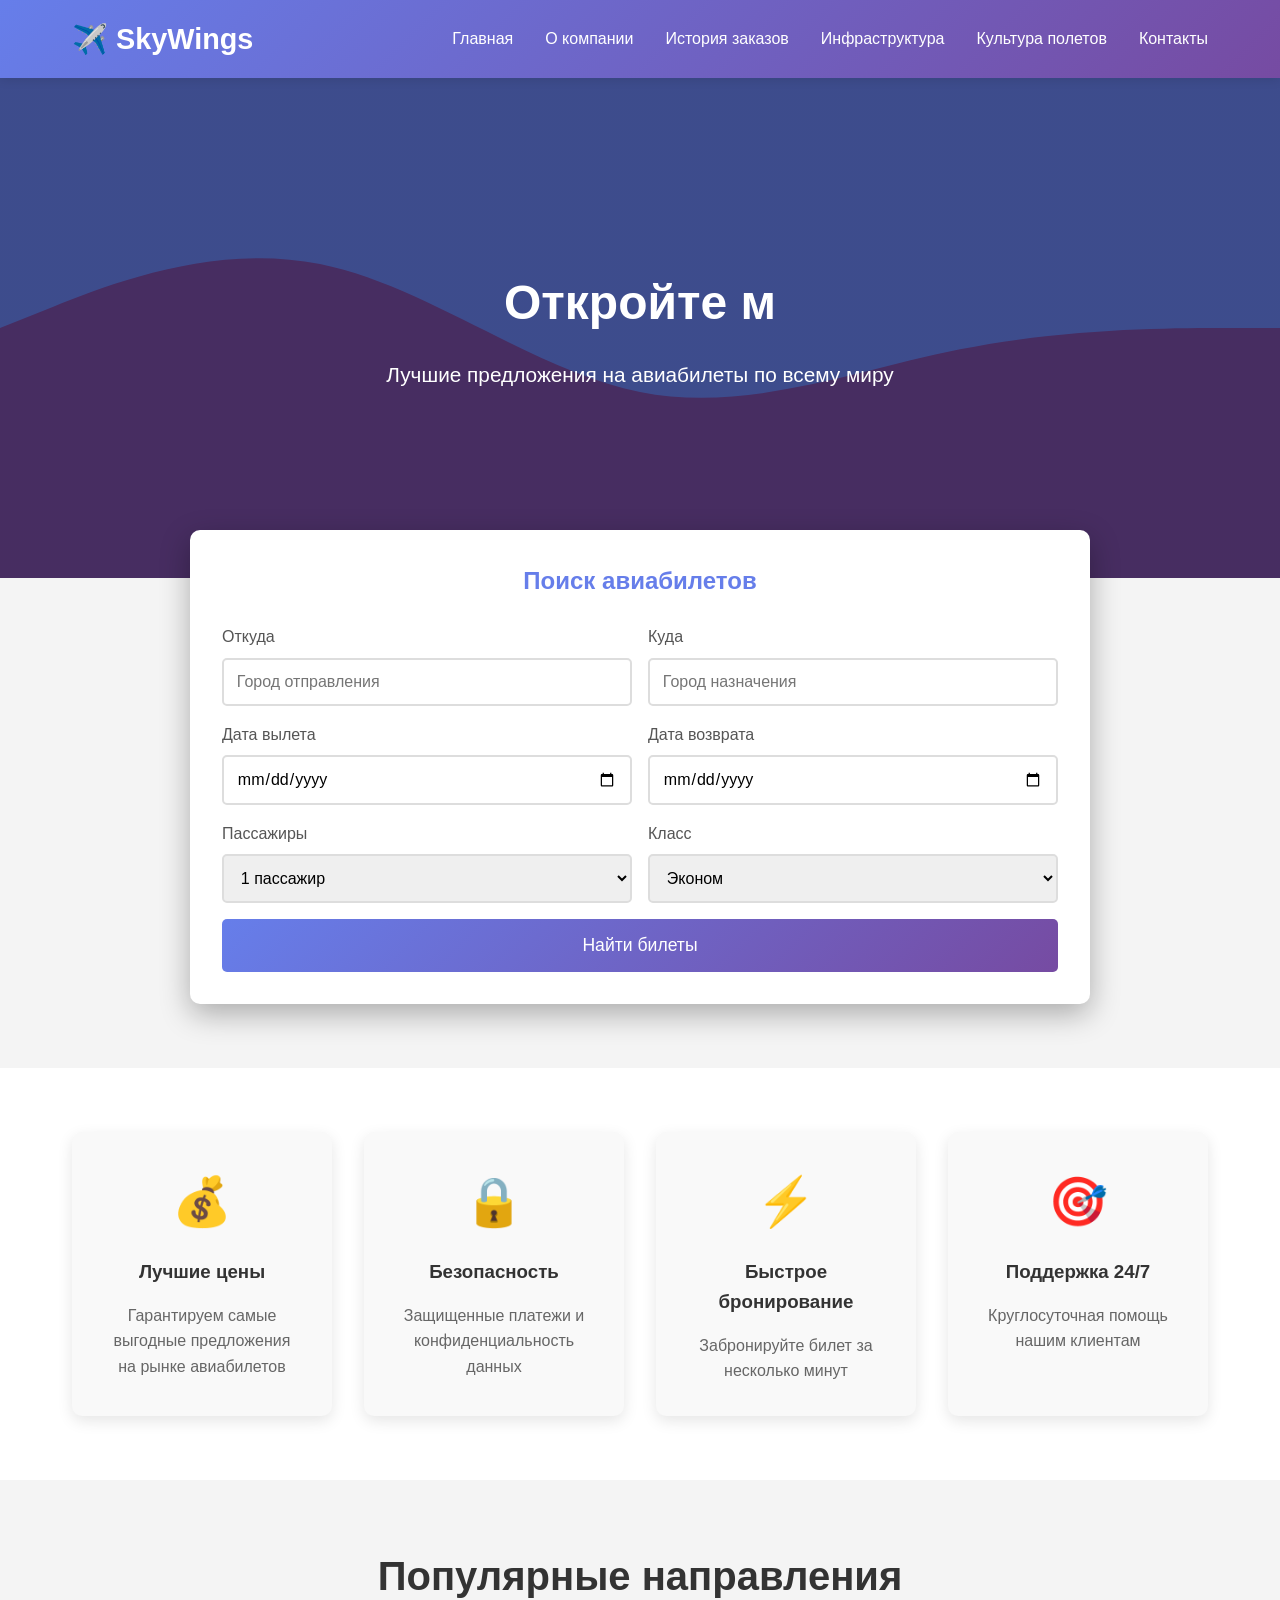
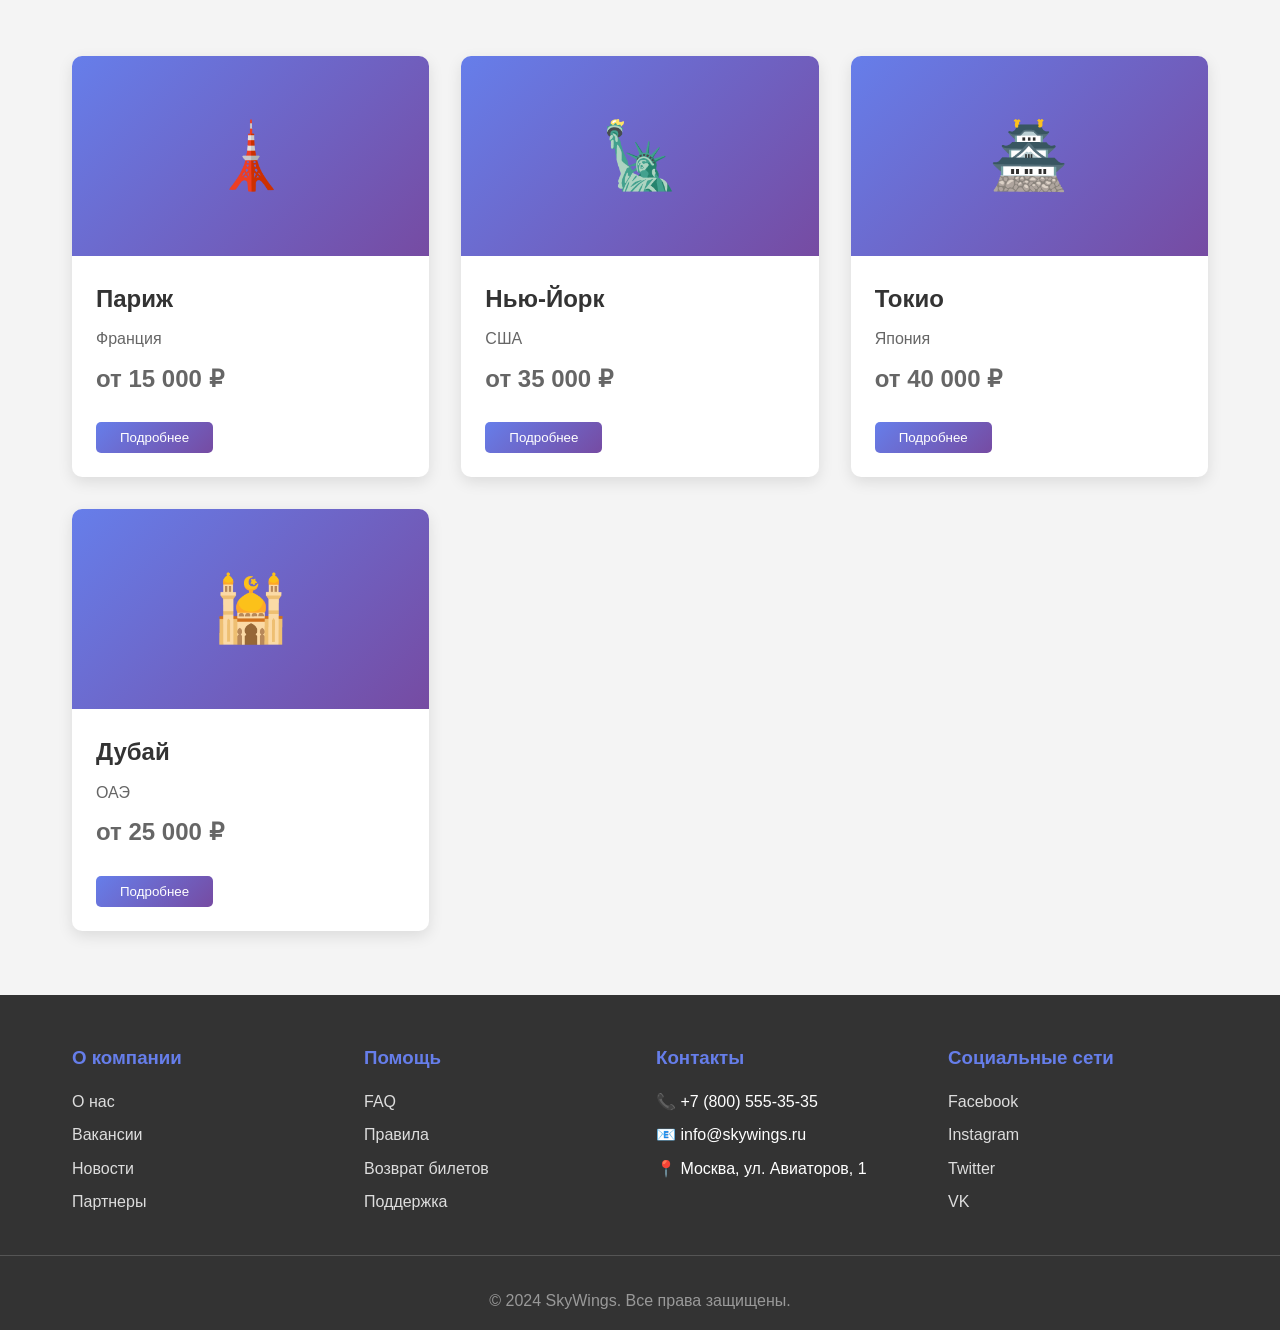
<file: index.html>
﻿<!DOCTYPE html>
<html lang="ru">
<head>
    <meta charset="UTF-8">
    <meta name="viewport" content="width=device-width, initial-scale=1.0">
    <meta name="description" content="Продажа авиабилетов онлайн - выгодные цены, удобный поиск">
    <meta name="keywords" content="авиабилеты, купить билет, дешевые авиабилеты, онлайн бронирование">
    <title>SkyWings - Продажа авиабилетов онлайн</title>
    <link rel="stylesheet" href="css/styles.css">
</head>
<body>
    <header>
        <nav>
            <div class="logo">✈️ SkyWings</div>
            <ul class="nav-menu">
                <li><a href="index.html">Главная</a></li>
                <li><a href="about.html">О компании</a></li>
                <li><a href="history.html">История заказов</a></li>
                <li><a href="infrastructure.html">Инфраструктура</a></li>
                <li><a href="culture.html">Культура полетов</a></li>
                <li><a href="contact.html">Контакты</a></li>
            </ul>
            <div class="burger">
                <span></span>
                <span></span>
                <span></span>
            </div>
        </nav>
    </header>

    <section class="hero">
        <div class="hero-content">
            <h1>Откройте мир с SkyWings</h1>
            <p>Лучшие предложения на авиабилеты по всему миру</p>
        </div>
    </section>

    <section class="search-section">
        <div class="search-form">
            <h2>Поиск авиабилетов</h2>
            <form id="searchForm">
                <div class="form-row">
                    <div class="form-group">
                        <label for="from">Откуда</label>
                        <input type="text" id="from" name="from" placeholder="Город отправления" required>
                    </div>
                    <div class="form-group">
                        <label for="to">Куда</label>
                        <input type="text" id="to" name="to" placeholder="Город назначения" required>
                    </div>
                </div>
                <div class="form-row">
                    <div class="form-group">
                        <label for="departure">Дата вылета</label>
                        <input type="date" id="departure" name="departure" required>
                    </div>
                    <div class="form-group">
                        <label for="return">Дата возврата</label>
                        <input type="date" id="return" name="return">
                    </div>
                </div>
                <div class="form-row">
                    <div class="form-group">
                        <label for="passengers">Пассажиры</label>
                        <select id="passengers" name="passengers">
                            <option value="1">1 пассажир</option>
                            <option value="2">2 пассажира</option>
                            <option value="3">3 пассажира</option>
                            <option value="4">4+ пассажира</option>
                        </select>
                    </div>
                    <div class="form-group">
                        <label for="class">Класс</label>
                        <select id="class" name="class">
                            <option value="economy">Эконом</option>
                            <option value="business">Бизнес</option>
                            <option value="first">Первый класс</option>
                        </select>
                    </div>
                </div>
                <button type="submit" class="btn">Найти билеты</button>
            </form>
        </div>
    </section>

    <section class="features">
        <div class="container">
            <div class="feature-card">
                <div class="feature-icon">💰</div>
                <h3>Лучшие цены</h3>
                <p>Гарантируем самые выгодные предложения на рынке авиабилетов</p>
            </div>
            <div class="feature-card">
                <div class="feature-icon">🔒</div>
                <h3>Безопасность</h3>
                <p>Защищенные платежи и конфиденциальность данных</p>
            </div>
            <div class="feature-card">
                <div class="feature-icon">⚡</div>
                <h3>Быстрое бронирование</h3>
                <p>Забронируйте билет за несколько минут</p>
            </div>
            <div class="feature-card">
                <div class="feature-icon">🎯</div>
                <h3>Поддержка 24/7</h3>
                <p>Круглосуточная помощь нашим клиентам</p>
            </div>
        </div>
    </section>

    <section class="destinations">
        <div class="container">
            <h2>Популярные направления</h2>
            <div class="destination-grid">
                <div class="destination-card">
                    <div class="destination-img">🗼</div>
                    <div class="destination-info">
                        <h3>Париж</h3>
                        <p>Франция</p>
                        <p class="price">от 15 000 ₽</p>
                        <button class="btn-small">Подробнее</button>
                    </div>
                </div>
                <div class="destination-card">
                    <div class="destination-img">🗽</div>
                    <div class="destination-info">
                        <h3>Нью-Йорк</h3>
                        <p>США</p>
                        <p class="price">от 35 000 ₽</p>
                        <button class="btn-small">Подробнее</button>
                    </div>
                </div>
                <div class="destination-card">
                    <div class="destination-img">🏯</div>
                    <div class="destination-info">
                        <h3>Токио</h3>
                        <p>Япония</p>
                        <p class="price">от 40 000 ₽</p>
                        <button class="btn-small">Подробнее</button>
                    </div>
                </div>
                <div class="destination-card">
                    <div class="destination-img">🕌</div>
                    <div class="destination-info">
                        <h3>Дубай</h3>
                        <p>ОАЭ</p>
                        <p class="price">от 25 000 ₽</p>
                        <button class="btn-small">Подробнее</button>
                    </div>
                </div>
            </div>
        </div>
    </section>

    <footer>
        <div class="footer-content">
            <div class="footer-section">
                <h3>О компании</h3>
                <ul>
                    <li><a href="about.html">О нас</a></li>
                    <li><a href="#">Вакансии</a></li>
                    <li><a href="#">Новости</a></li>
                    <li><a href="#">Партнеры</a></li>
                </ul>
            </div>
            <div class="footer-section">
                <h3>Помощь</h3>
                <ul>
                    <li><a href="#">FAQ</a></li>
                    <li><a href="#">Правила</a></li>
                    <li><a href="#">Возврат билетов</a></li>
                    <li><a href="contact.html">Поддержка</a></li>
                </ul>
            </div>
            <div class="footer-section">
                <h3>Контакты</h3>
                <ul>
                    <li>📞 +7 (800) 555-35-35</li>
                    <li>📧 info@skywings.ru</li>
                    <li>📍 Москва, ул. Авиаторов, 1</li>
                </ul>
            </div>
            <div class="footer-section">
                <h3>Социальные сети</h3>
                <ul>
                    <li><a href="#">Facebook</a></li>
                    <li><a href="#">Instagram</a></li>
                    <li><a href="#">Twitter</a></li>
                    <li><a href="#">VK</a></li>
                </ul>
            </div>
        </div>
        <div class="footer-bottom">
            <p>&copy; 2024 SkyWings. Все права защищены.</p>
        </div>
    </footer>

    <script src="js/script.js"></script>
</body>
</html>
</file>
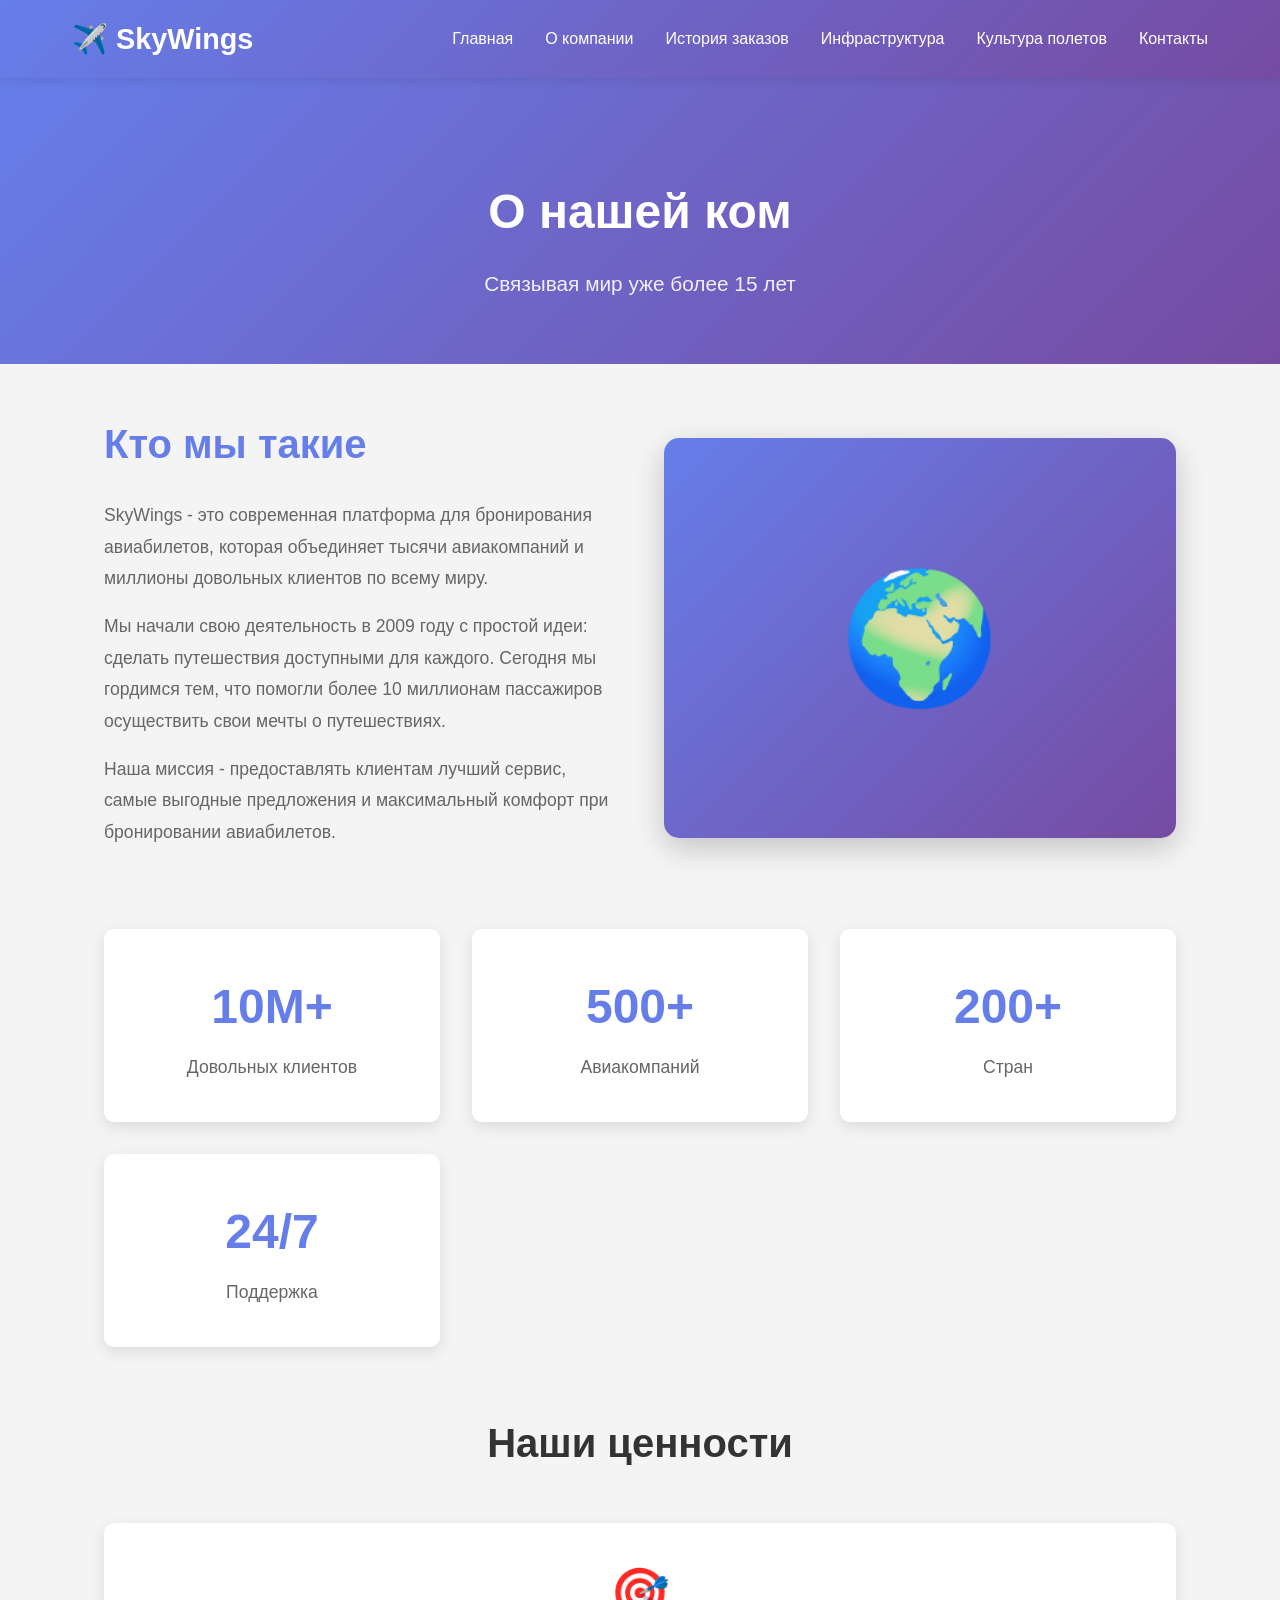
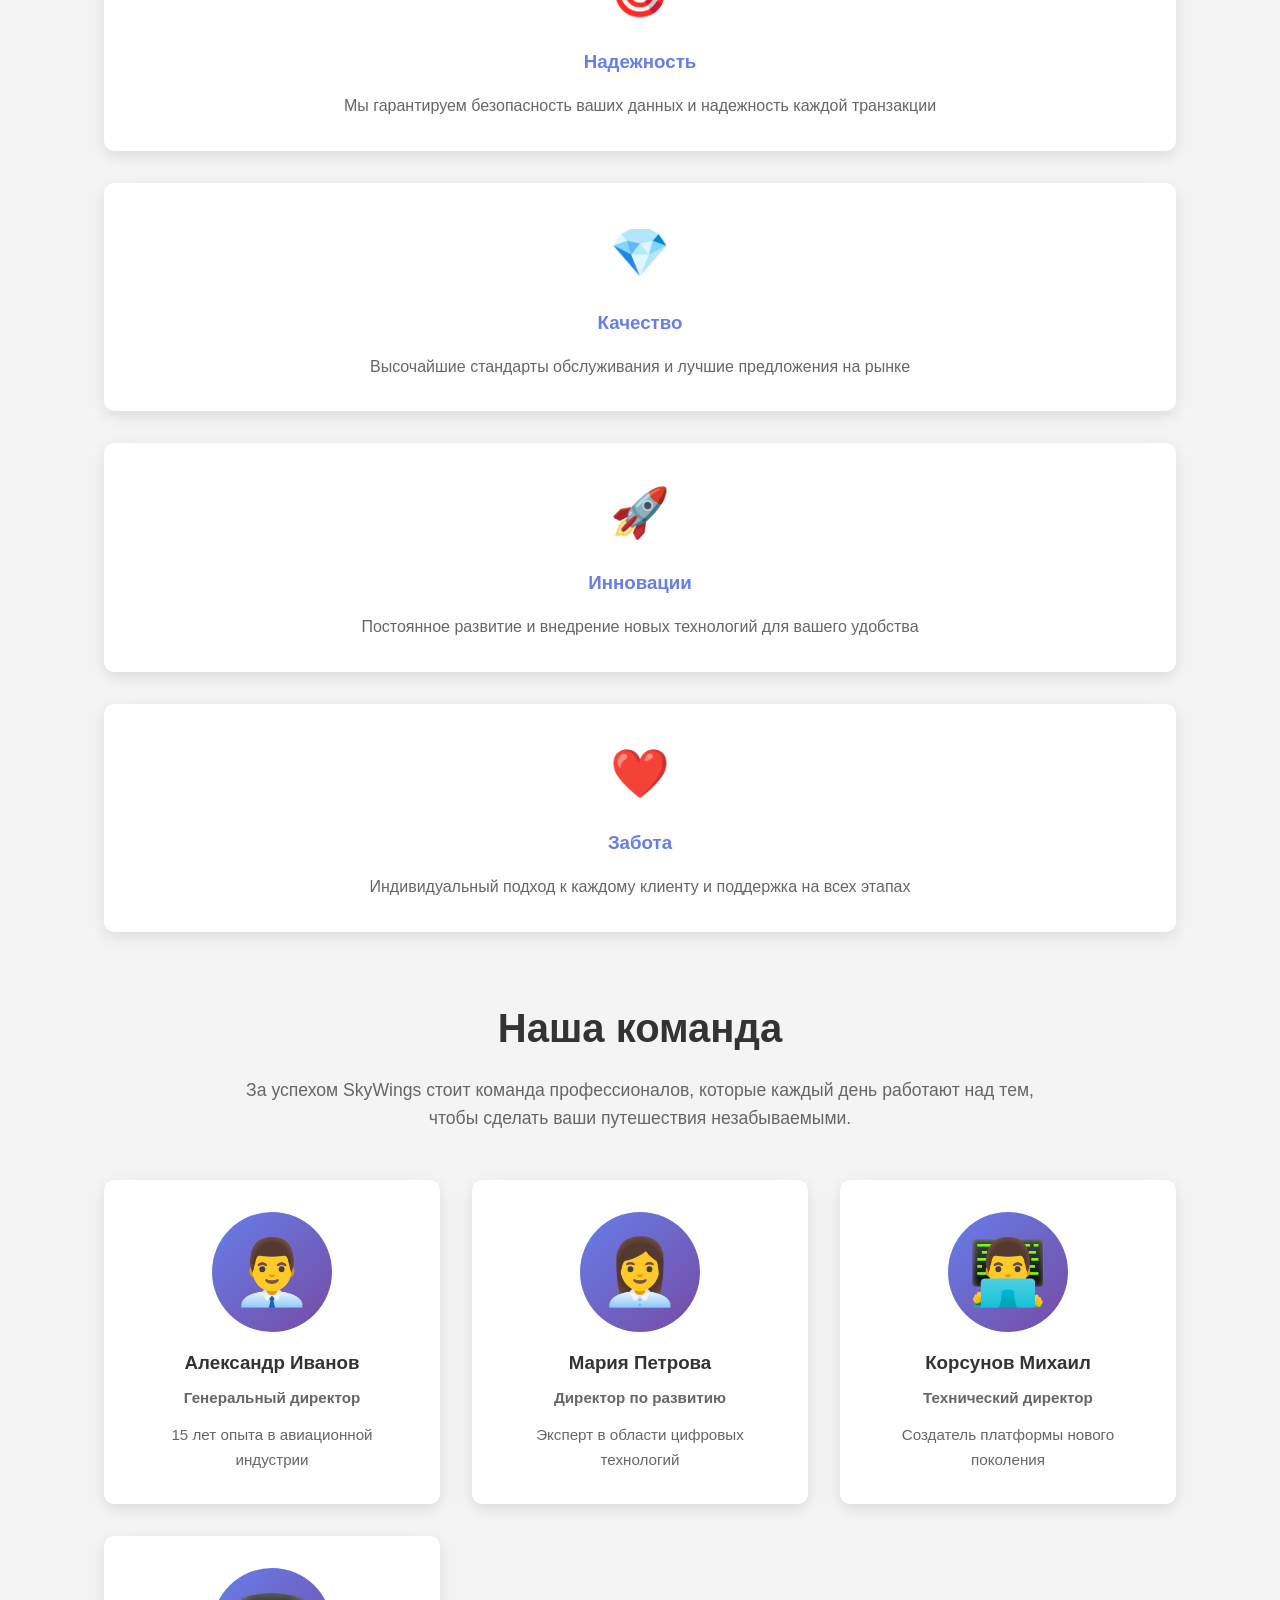
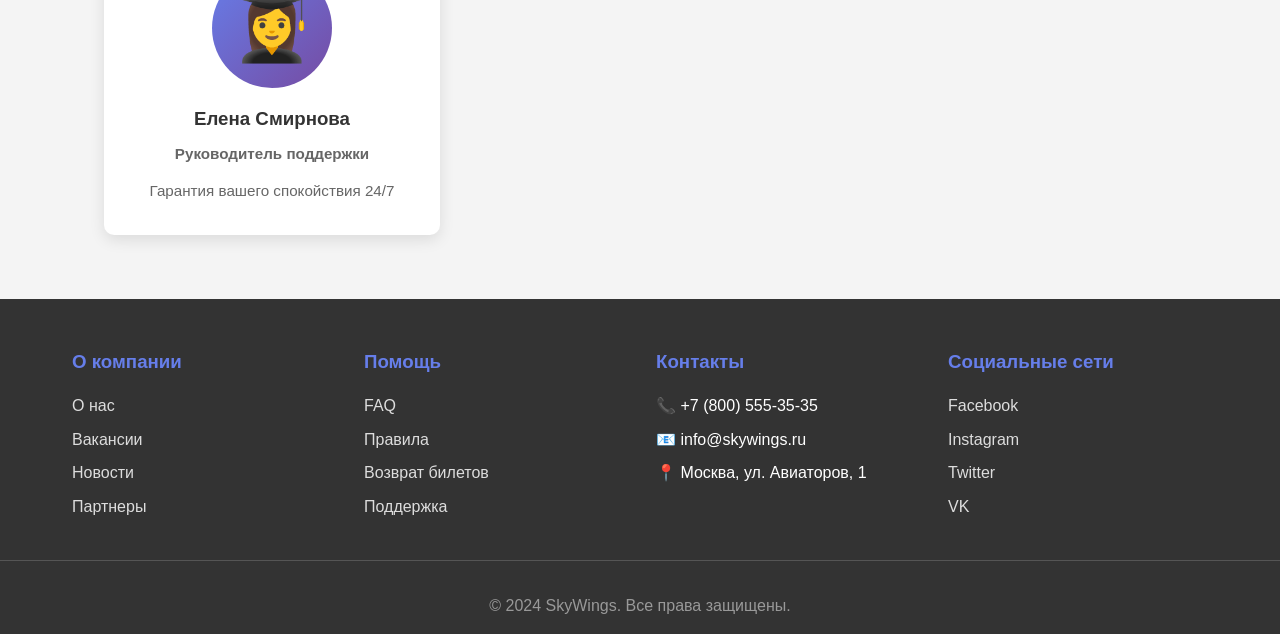
<file: about.html>
﻿<!DOCTYPE html>
<html lang="ru">
<head>
    <meta charset="UTF-8">
    <meta name="viewport" content="width=device-width, initial-scale=1.0">
    <meta name="description" content="О компании SkyWings - лидер в продаже авиабилетов">
    <title>О компании - SkyWings</title>
    <link rel="stylesheet" href="css/styles.css">
</head>
<body>
    <header>
        <nav>
            <div class="logo">✈️ SkyWings</div>
            <ul class="nav-menu">
                <li><a href="index.html">Главная</a></li>
                <li><a href="about.html">О компании</a></li>
                <li><a href="history.html">История заказов</a></li>
                <li><a href="infrastructure.html">Инфраструктура</a></li>
                <li><a href="culture.html">Культура полетов</a></li>
                <li><a href="contact.html">Контакты</a></li>
            </ul>
            <div class="burger">
                <span></span>
                <span></span>
                <span></span>
            </div>
        </nav>
    </header>

    <section class="page-hero">
        <div class="hero-content">
            <h1>О нашей компании</h1>
            <p>Связывая мир уже более 15 лет</p>
        </div>
    </section>

    <section class="about-content">
        <div class="container">
            <div class="about-grid">
                <div class="about-text">
                    <h2>Кто мы такие</h2>
                    <p>SkyWings - это современная платформа для бронирования авиабилетов, которая объединяет тысячи авиакомпаний и миллионы довольных клиентов по всему миру.</p>
                    <p>Мы начали свою деятельность в 2009 году с простой идеи: сделать путешествия доступными для каждого. Сегодня мы гордимся тем, что помогли более 10 миллионам пассажиров осуществить свои мечты о путешествиях.</p>
                    <p>Наша миссия - предоставлять клиентам лучший сервис, самые выгодные предложения и максимальный комфорт при бронировании авиабилетов.</p>
                </div>
                <div class="about-image">
                    <div class="image-placeholder">🌍</div>
                </div>
            </div>

            <div class="stats-grid">
                <div class="stat-card">
                    <div class="stat-number">10M+</div>
                    <div class="stat-label">Довольных клиентов</div>
                </div>
                <div class="stat-card">
                    <div class="stat-number">500+</div>
                    <div class="stat-label">Авиакомпаний</div>
                </div>
                <div class="stat-card">
                    <div class="stat-number">200+</div>
                    <div class="stat-label">Стран</div>
                </div>
                <div class="stat-card">
                    <div class="stat-number">24/7</div>
                    <div class="stat-label">Поддержка</div>
                </div>
            </div>

            <div class="values-section">
                <h2>Наши ценности</h2>
                <div class="values-grid">
                    <div class="value-card">
                        <div class="value-icon">🎯</div>
                        <h3>Надежность</h3>
                        <p>Мы гарантируем безопасность ваших данных и надежность каждой транзакции</p>
                    </div>
                    <div class="value-card">
                        <div class="value-icon">💎</div>
                        <h3>Качество</h3>
                        <p>Высочайшие стандарты обслуживания и лучшие предложения на рынке</p>
                    </div>
                    <div class="value-card">
                        <div class="value-icon">🚀</div>
                        <h3>Инновации</h3>
                        <p>Постоянное развитие и внедрение новых технологий для вашего удобства</p>
                    </div>
                    <div class="value-card">
                        <div class="value-icon">❤️</div>
                        <h3>Забота</h3>
                        <p>Индивидуальный подход к каждому клиенту и поддержка на всех этапах</p>
                    </div>
                </div>
            </div>

            <div class="team-section">
                <h2>Наша команда</h2>
                <p class="team-intro">За успехом SkyWings стоит команда профессионалов, которые каждый день работают над тем, чтобы сделать ваши путешествия незабываемыми.</p>
                <div class="team-grid">
                    <div class="team-card">
                        <div class="team-photo">👨‍💼</div>
                        <h3>Александр Иванов</h3>
                        <p class="team-role">Генеральный директор</p>
                        <p>15 лет опыта в авиационной индустрии</p>
                    </div>
                    <div class="team-card">
                        <div class="team-photo">👩‍💼</div>
                        <h3>Мария Петрова</h3>
                        <p class="team-role">Директор по развитию</p>
                        <p>Эксперт в области цифровых технологий</p>
                    </div>
                    <div class="team-card">
                        <div class="team-photo">👨‍💻</div>
                        <h3>Корсунов Михаил</h3>
                        <p class="team-role">Технический директор</p>
                        <p>Создатель платформы нового поколения</p>
                    </div>
                    <div class="team-card">
                        <div class="team-photo">👩‍🎓</div>
                        <h3>Елена Смирнова</h3>
                        <p class="team-role">Руководитель поддержки</p>
                        <p>Гарантия вашего спокойствия 24/7</p>
                    </div>
                </div>
            </div>
        </div>
    </section>

    <footer>
        <div class="footer-content">
            <div class="footer-section">
                <h3>О компании</h3>
                <ul>
                    <li><a href="about.html">О нас</a></li>
                    <li><a href="#">Вакансии</a></li>
                    <li><a href="#">Новости</a></li>
                    <li><a href="#">Партнеры</a></li>
                </ul>
            </div>
            <div class="footer-section">
                <h3>Помощь</h3>
                <ul>
                    <li><a href="#">FAQ</a></li>
                    <li><a href="#">Правила</a></li>
                    <li><a href="#">Возврат билетов</a></li>
                    <li><a href="contact.html">Поддержка</a></li>
                </ul>
            </div>
            <div class="footer-section">
                <h3>Контакты</h3>
                <ul>
                    <li>📞 +7 (800) 555-35-35</li>
                    <li>📧 info@skywings.ru</li>
                    <li>📍 Москва, ул. Авиаторов, 1</li>
                </ul>
            </div>
            <div class="footer-section">
                <h3>Социальные сети</h3>
                <ul>
                    <li><a href="#">Facebook</a></li>
                    <li><a href="#">Instagram</a></li>
                    <li><a href="#">Twitter</a></li>
                    <li><a href="#">VK</a></li>
                </ul>
            </div>
        </div>
        <div class="footer-bottom">
            <p>&copy; 2024 SkyWings. Все права защищены.</p>
        </div>
    </footer>

    <script src="js/script.js"></script>
</body>
</html>
</file>
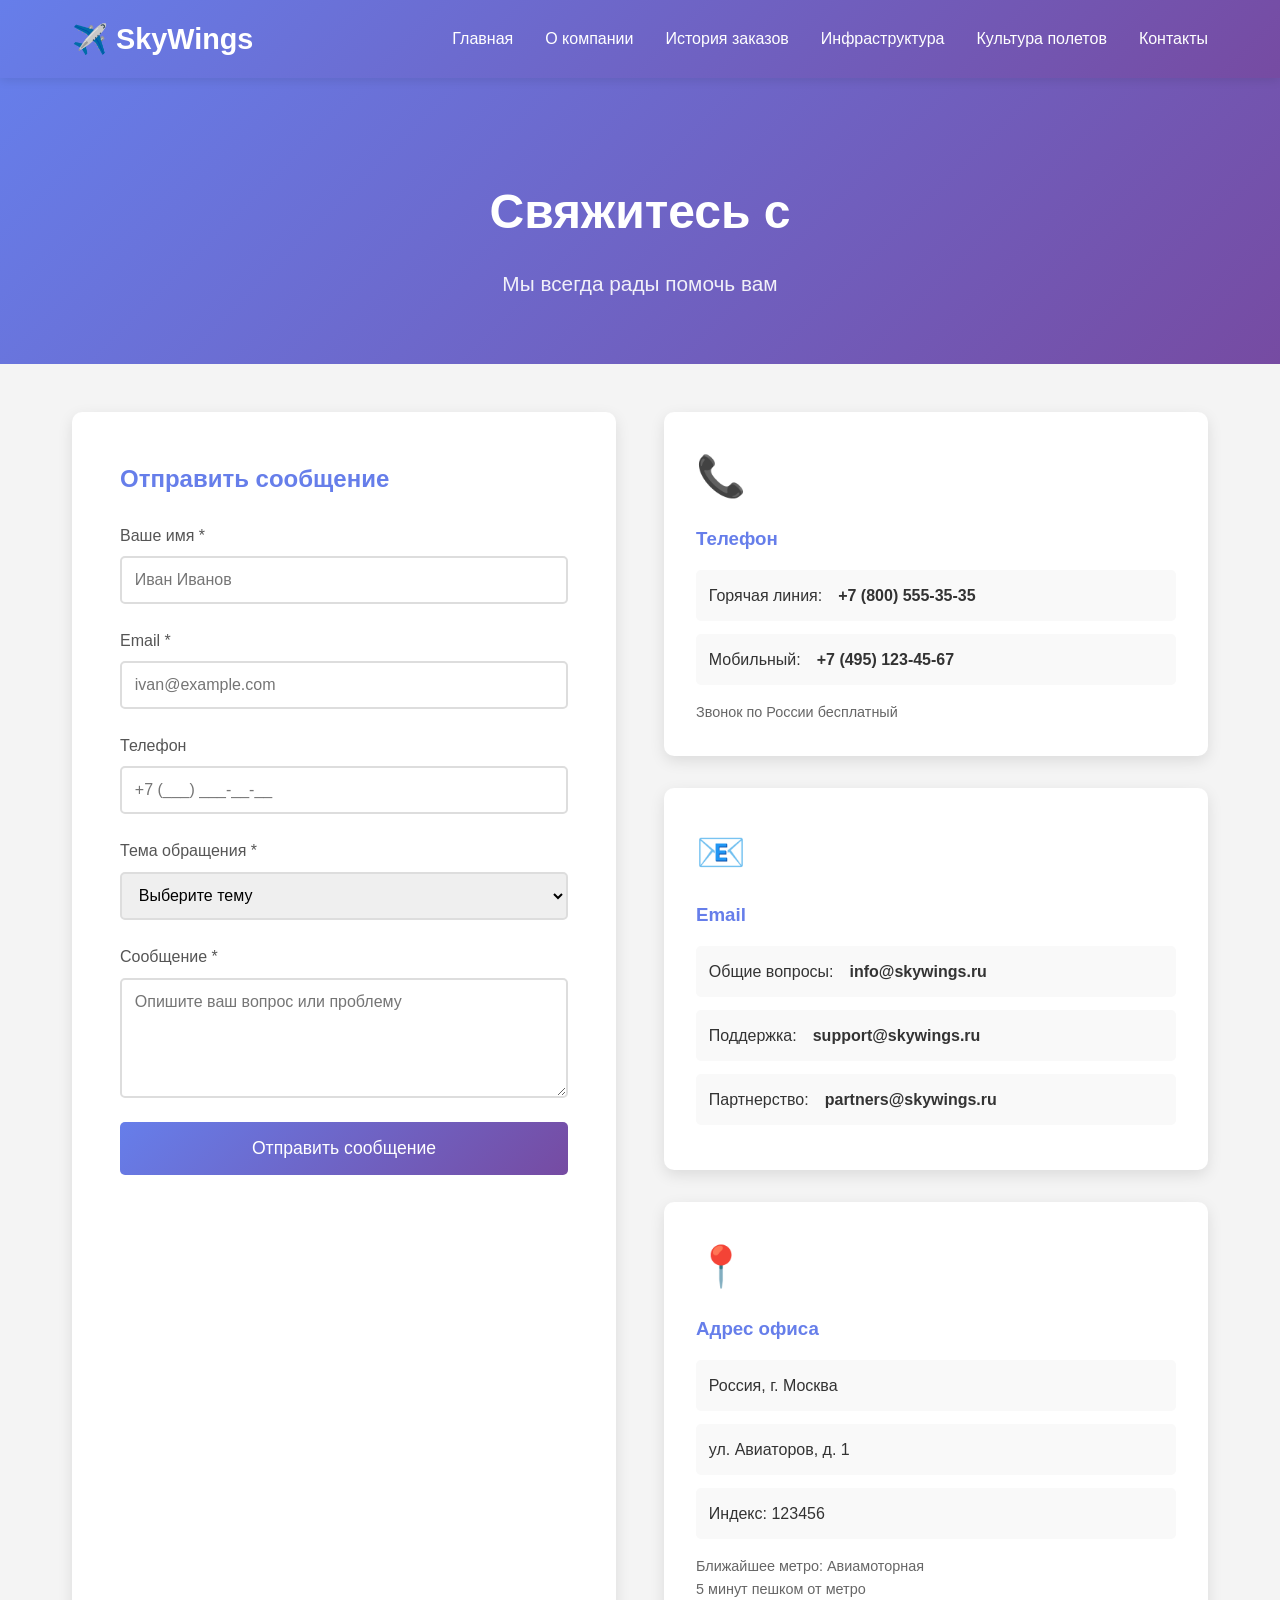
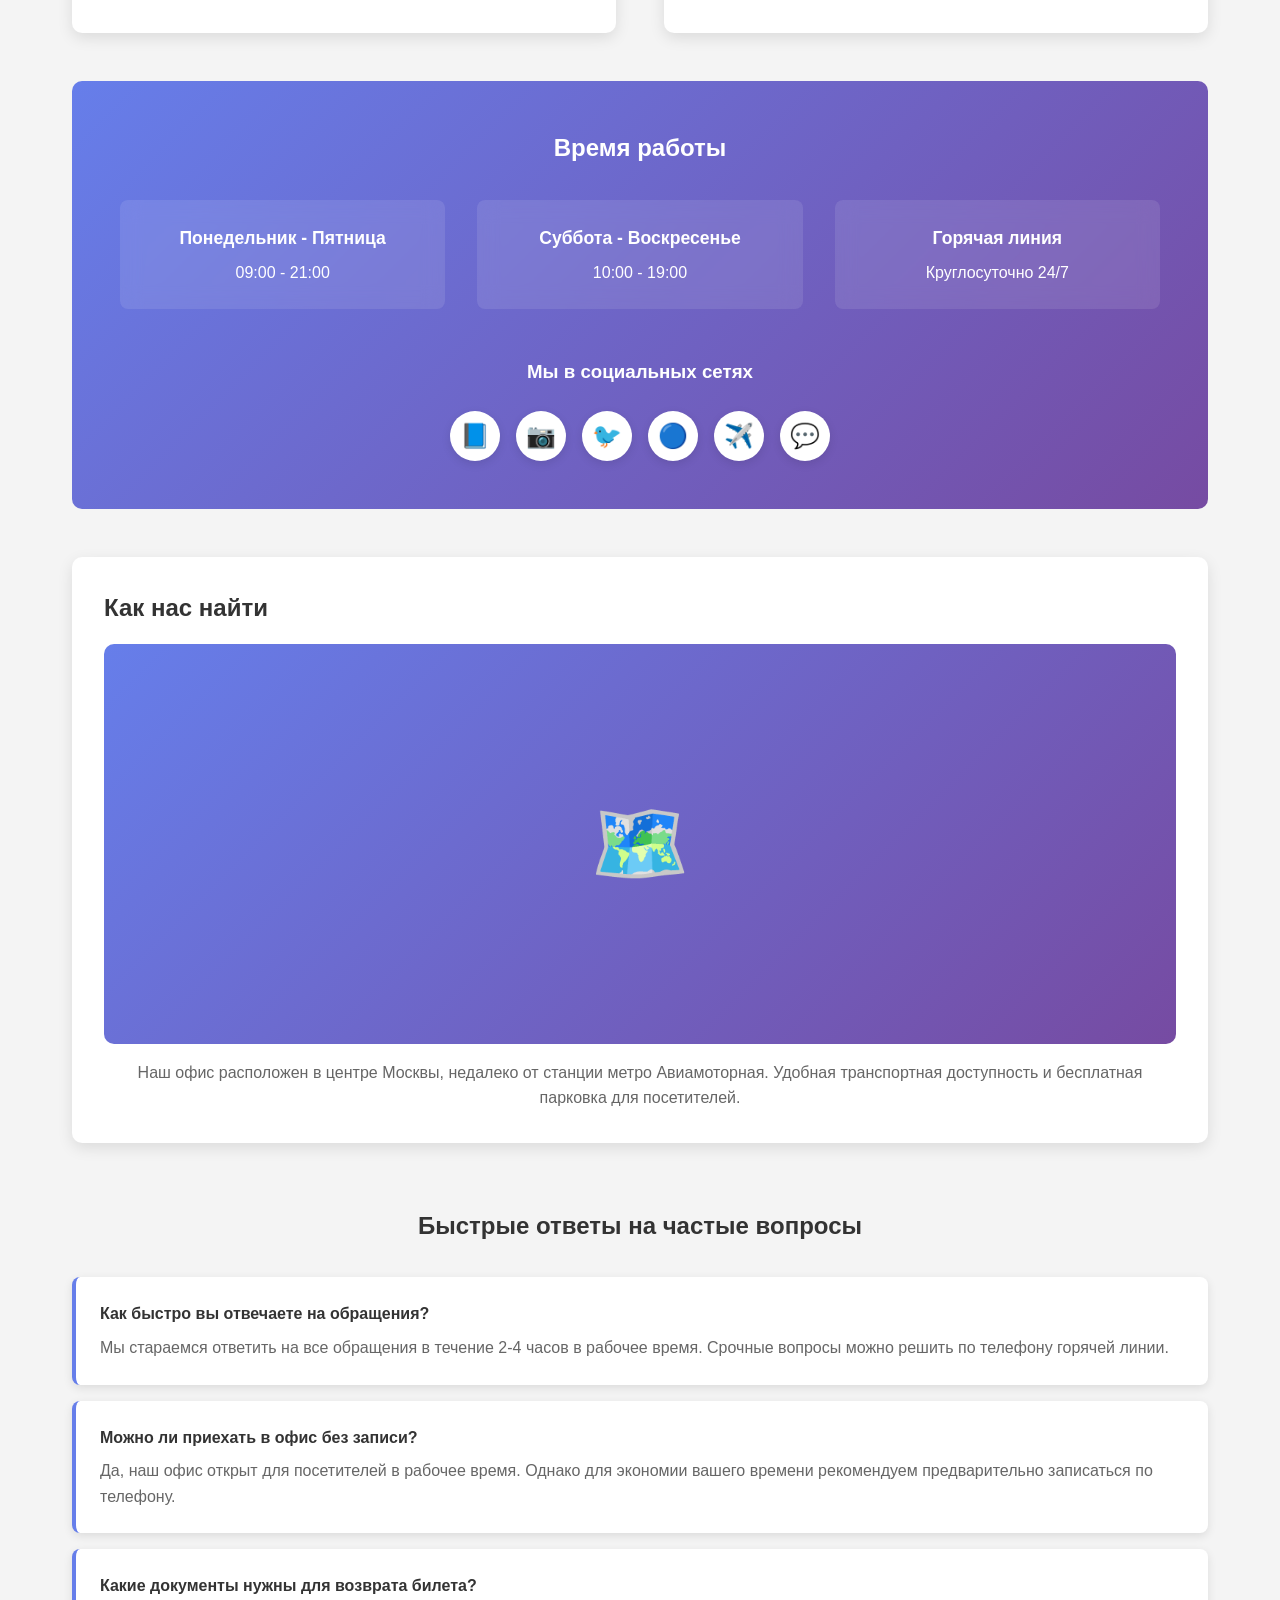
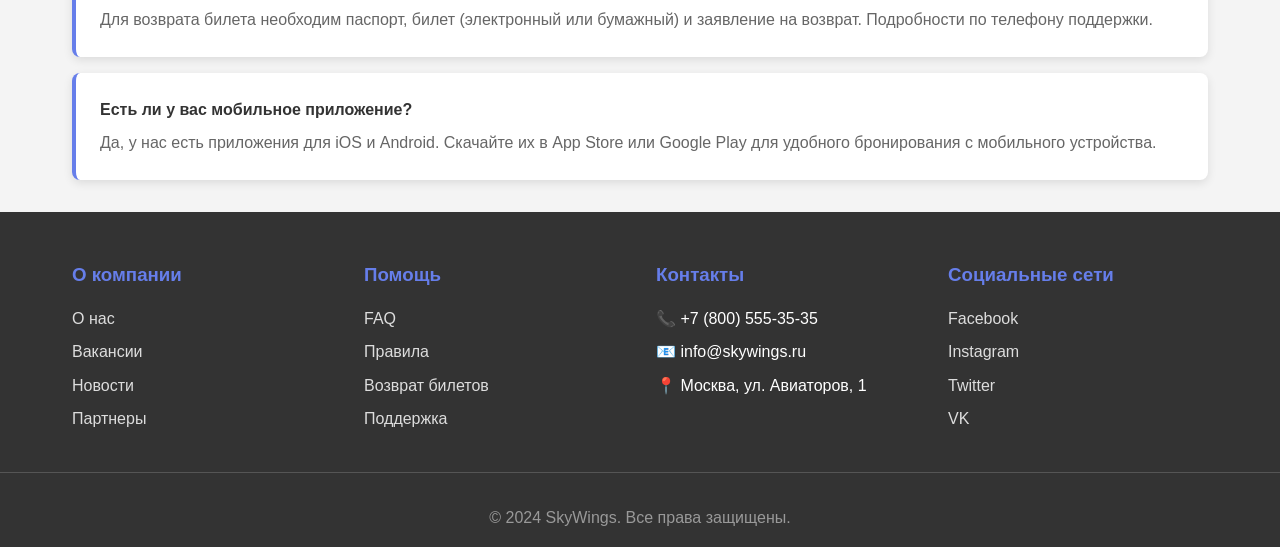
<file: contact.html>
<!DOCTYPE html>
<html lang="ru">
<head>
    <meta charset="UTF-8">
    <meta name="viewport" content="width=device-width, initial-scale=1.0">
    <meta name="description" content="Свяжитесь с нами - контакты SkyWings">
    <title>Контакты - SkyWings</title>
    <link rel="stylesheet" href="css/styles.css">
    <style>
        .contact-content {
            max-width: 1200px;
            margin: 2rem auto;
            padding: 0 2rem;
        }

        .contact-grid {
            display: grid;
            grid-template-columns: 1fr 1fr;
            gap: 3rem;
            margin-top: 3rem;
        }

        .contact-form-section {
            background: white;
            padding: 3rem;
            border-radius: 10px;
            box-shadow: 0 5px 15px rgba(0,0,0,0.1);
        }

            .contact-form-section h2 {
                margin-bottom: 1.5rem;
                color: #667eea;
            }

        .form-group {
            margin-bottom: 1.5rem;
        }

            .form-group label {
                display: block;
                margin-bottom: 0.5rem;
                color: #555;
                font-weight: 500;
            }

            .form-group input,
            .form-group textarea,
            .form-group select {
                width: 100%;
                padding: 0.8rem;
                border: 2px solid #ddd;
                border-radius: 5px;
                font-size: 1rem;
                transition: all 0.3s ease;
                font-family: inherit;
            }

            .form-group textarea {
                resize: vertical;
                min-height: 120px;
            }

                .form-group input:focus,
                .form-group textarea:focus,
                .form-group select:focus {
                    outline: none;
                    border-color: #667eea;
                    box-shadow: 0 0 0 3px rgba(102, 126, 234, 0.1);
                }

        .contact-info-section {
            display: flex;
            flex-direction: column;
            gap: 2rem;
        }

        .info-card {
            background: white;
            padding: 2rem;
            border-radius: 10px;
            box-shadow: 0 5px 15px rgba(0,0,0,0.1);
            transition: all 0.3s ease;
        }

            .info-card:hover {
                transform: translateY(-5px);
                box-shadow: 0 10px 25px rgba(0,0,0,0.15);
            }

        .info-icon {
            font-size: 2.5rem;
            margin-bottom: 1rem;
        }

        .info-card h3 {
            color: #667eea;
            margin-bottom: 1rem;
        }

        .info-item {
            display: flex;
            align-items: center;
            gap: 1rem;
            margin-bottom: 0.8rem;
            padding: 0.8rem;
            background: #f9f9f9;
            border-radius: 5px;
            transition: all 0.3s ease;
        }

            .info-item:hover {
                background: #f0f0f0;
                transform: translateX(5px);
            }

        .map-section {
            margin-top: 3rem;
            background: white;
            padding: 2rem;
            border-radius: 10px;
            box-shadow: 0 5px 15px rgba(0,0,0,0.1);
        }

        .map-placeholder {
            width: 100%;
            height: 400px;
            background: linear-gradient(135deg, #667eea 0%, #764ba2 100%);
            border-radius: 10px;
            display: flex;
            align-items: center;
            justify-content: center;
            font-size: 5rem;
            margin-top: 1rem;
        }

        .office-hours {
            background: linear-gradient(135deg, #667eea 0%, #764ba2 100%);
            color: white;
            padding: 3rem;
            border-radius: 10px;
            margin-top: 3rem;
            text-align: center;
        }

        .hours-grid {
            display: grid;
            grid-template-columns: repeat(auto-fit, minmax(200px, 1fr));
            gap: 2rem;
            margin-top: 2rem;
        }

        .hour-item {
            background: rgba(255,255,255,0.1);
            padding: 1.5rem;
            border-radius: 8px;
            backdrop-filter: blur(10px);
        }

        .hour-day {
            font-weight: bold;
            margin-bottom: 0.5rem;
            font-size: 1.1rem;
        }

        .social-links {
            display: flex;
            gap: 1rem;
            margin-top: 1.5rem;
            justify-content: center;
        }

        .social-btn {
            width: 50px;
            height: 50px;
            border-radius: 50%;
            background: white;
            display: flex;
            align-items: center;
            justify-content: center;
            font-size: 1.5rem;
            text-decoration: none;
            transition: all 0.3s ease;
            box-shadow: 0 3px 10px rgba(0,0,0,0.1);
        }

            .social-btn:hover {
                transform: translateY(-5px) rotate(10deg);
                box-shadow: 0 10px 20px rgba(0,0,0,0.2);
            }

        .faq-section {
            margin-top: 4rem;
        }

        .faq-grid {
            display: grid;
            gap: 1rem;
            margin-top: 2rem;
        }

        .faq-item {
            background: white;
            padding: 1.5rem;
            border-radius: 8px;
            box-shadow: 0 3px 10px rgba(0,0,0,0.1);
            border-left: 4px solid #667eea;
        }

        .faq-question {
            font-weight: bold;
            color: #333;
            margin-bottom: 0.5rem;
        }

        .faq-answer {
            color: #666;
        }

        @media (max-width: 968px) {
            .contact-grid {
                grid-template-columns: 1fr;
            }
        }
    </style>
</head>
<body>
    <header>
        <nav>
            <div class="logo">✈️ SkyWings</div>
            <ul class="nav-menu">
                <li><a href="index.html">Главная</a></li>
                <li><a href="about.html">О компании</a></li>
                <li><a href="history.html">История заказов</a></li>
                <li><a href="infrastructure.html">Инфраструктура</a></li>
                <li><a href="culture.html">Культура полетов</a></li>
                <li><a href="contact.html">Контакты</a></li>
            </ul>
            <div class="burger">
                <span></span>
                <span></span>
                <span></span>
            </div>
        </nav>
    </header>

    <section class="page-hero">
        <div class="hero-content">
            <h1>Свяжитесь с нами</h1>
            <p>Мы всегда рады помочь вам</p>
        </div>
    </section>

    <div class="contact-content">
        <div class="contact-grid">
            <div class="contact-form-section">
                <h2>Отправить сообщение</h2>
                <form id="contactForm">
                    <div class="form-group">
                        <label for="name">Ваше имя *</label>
                        <input type="text" id="name" name="name" required placeholder="Иван Иванов">
                    </div>

                    <div class="form-group">
                        <label for="email">Email *</label>
                        <input type="email" id="email" name="email" required placeholder="ivan@example.com">
                    </div>

                    <div class="form-group">
                        <label for="phone">Телефон</label>
                        <input type="tel" id="phone" name="phone" placeholder="+7 (___) ___-__-__">
                    </div>

                    <div class="form-group">
                        <label for="subject">Тема обращения *</label>
                        <select id="subject" name="subject" required>
                            <option value="">Выберите тему</option>
                            <option value="booking">Бронирование билетов</option>
                            <option value="refund">Возврат билетов</option>
                            <option value="baggage">Вопросы по багажу</option>
                            <option value="technical">Технические проблемы</option>
                            <option value="partnership">Сотрудничество</option>
                            <option value="other">Другое</option>
                        </select>
                    </div>

                    <div class="form-group">
                        <label for="message">Сообщение *</label>
                        <textarea id="message" name="message" required placeholder="Опишите ваш вопрос или проблему"></textarea>
                    </div>

                    <button type="submit" class="btn">Отправить сообщение</button>
                </form>
            </div>

            <div class="contact-info-section">
                <div class="info-card">
                    <div class="info-icon">📞</div>
                    <h3>Телефон</h3>
                    <div class="info-item">
                        <span>Горячая линия:</span>
                        <strong>+7 (800) 555-35-35</strong>
                    </div>
                    <div class="info-item">
                        <span>Мобильный:</span>
                        <strong>+7 (495) 123-45-67</strong>
                    </div>
                    <p style="color: #666; margin-top: 1rem; font-size: 0.9rem;">Звонок по России бесплатный</p>
                </div>

                <div class="info-card">
                    <div class="info-icon">📧</div>
                    <h3>Email</h3>
                    <div class="info-item">
                        <span>Общие вопросы:</span>
                        <strong>info@skywings.ru</strong>
                    </div>
                    <div class="info-item">
                        <span>Поддержка:</span>
                        <strong>support@skywings.ru</strong>
                    </div>
                    <div class="info-item">
                        <span>Партнерство:</span>
                        <strong>partners@skywings.ru</strong>
                    </div>
                </div>

                <div class="info-card">
                    <div class="info-icon">📍</div>
                    <h3>Адрес офиса</h3>
                    <div class="info-item">
                        <span>Россия, г. Москва</span>
                    </div>
                    <div class="info-item">
                        <span>ул. Авиаторов, д. 1</span>
                    </div>
                    <div class="info-item">
                        <span>Индекс: 123456</span>
                    </div>
                    <p style="color: #666; margin-top: 1rem; font-size: 0.9rem;">
                        Ближайшее метро: Авиамоторная<br>
                        5 минут пешком от метро
                    </p>
                </div>
            </div>
        </div>

        <div class="office-hours">
            <h2>Время работы</h2>
            <div class="hours-grid">
                <div class="hour-item">
                    <div class="hour-day">Понедельник - Пятница</div>
                    <div>09:00 - 21:00</div>
                </div>
                <div class="hour-item">
                    <div class="hour-day">Суббота - Воскресенье</div>
                    <div>10:00 - 19:00</div>
                </div>
                <div class="hour-item">
                    <div class="hour-day">Горячая линия</div>
                    <div>Круглосуточно 24/7</div>
                </div>
            </div>

            <h3 style="margin-top: 3rem; margin-bottom: 1rem;">Мы в социальных сетях</h3>
            <div class="social-links">
                <a href="#" class="social-btn" title="Facebook">📘</a>
                <a href="#" class="social-btn" title="Instagram">📷</a>
                <a href="#" class="social-btn" title="Twitter">🐦</a>
                <a href="#" class="social-btn" title="VK">🔵</a>
                <a href="#" class="social-btn" title="Telegram">✈️</a>
                <a href="#" class="social-btn" title="WhatsApp">💬</a>
            </div>
        </div>

        <div class="map-section">
            <h2>Как нас найти</h2>
            <div class="map-placeholder">🗺️</div>
            <p style="text-align: center; margin-top: 1rem; color: #666;">
                Наш офис расположен в центре Москвы, недалеко от станции метро Авиамоторная.
                Удобная транспортная доступность и бесплатная парковка для посетителей.
            </p>
        </div>

        <div class="faq-section">
            <h2 style="text-align: center; margin-bottom: 1rem;">Быстрые ответы на частые вопросы</h2>
            <div class="faq-grid">
                <div class="faq-item">
                    <div class="faq-question">Как быстро вы отвечаете на обращения?</div>
                    <div class="faq-answer">Мы стараемся ответить на все обращения в течение 2-4 часов в рабочее время. Срочные вопросы можно решить по телефону горячей линии.</div>
                </div>

                <div class="faq-item">
                    <div class="faq-question">Можно ли приехать в офис без записи?</div>
                    <div class="faq-answer">Да, наш офис открыт для посетителей в рабочее время. Однако для экономии вашего времени рекомендуем предварительно записаться по телефону.</div>
                </div>

                <div class="faq-item">
                    <div class="faq-question">Какие документы нужны для возврата билета?</div>
                    <div class="faq-answer">Для возврата билета необходим паспорт, билет (электронный или бумажный) и заявление на возврат. Подробности по телефону поддержки.</div>
                </div>

                <div class="faq-item">
                    <div class="faq-question">Есть ли у вас мобильное приложение?</div>
                    <div class="faq-answer">Да, у нас есть приложения для iOS и Android. Скачайте их в App Store или Google Play для удобного бронирования с мобильного устройства.</div>
                </div>
            </div>
        </div>
    </div>

    <footer>
        <div class="footer-content">
            <div class="footer-section">
                <h3>О компании</h3>
                <ul>
                    <li><a href="about.html">О нас</a></li>
                    <li><a href="#">Вакансии</a></li>
                    <li><a href="#">Новости</a></li>
                    <li><a href="#">Партнеры</a></li>
                </ul>
            </div>
            <div class="footer-section">
                <h3>Помощь</h3>
                <ul>
                    <li><a href="#">FAQ</a></li>
                    <li><a href="#">Правила</a></li>
                    <li><a href="#">Возврат билетов</a></li>
                    <li><a href="contact.html">Поддержка</a></li>
                </ul>
            </div>
            <div class="footer-section">
                <h3>Контакты</h3>
                <ul>
                    <li>📞 +7 (800) 555-35-35</li>
                    <li>📧 info@skywings.ru</li>
                    <li>📍 Москва, ул. Авиаторов, 1</li>
                </ul>
            </div>
            <div class="footer-section">
                <h3>Социальные сети</h3>
                <ul>
                    <li><a href="#">Facebook</a></li>
                    <li><a href="#">Instagram</a></li>
                    <li><a href="#">Twitter</a></li>
                    <li><a href="#">VK</a></li>
                </ul>
            </div>
        </div>
        <div class="footer-bottom">
            <p>&copy; 2024 SkyWings. Все права защищены.</p>
        </div>
    </footer>

    <script src="js/script.js"></script>
    <script>
        // Обработка формы контактов
        const contactForm = document.getElementById('contactForm');

        contactForm.addEventListener('submit', (e) => {
            e.preventDefault();

            const name = document.getElementById('name').value;
            const email = document.getElementById('email').value;
            const phone = document.getElementById('phone').value;
            const subject = document.getElementById('subject').value;
            const message = document.getElementById('message').value;

            // Валидация email
            const emailRegex = /^[^\s@]+@[^\s@]+\.[^\s@]+$/;
            if (!emailRegex.test(email)) {
                alert('Пожалуйста, введите корректный email');
                return;
            }

            // Проверка обязательных полей
            if (!name || !email || !subject || !message) {
                alert('Пожалуйста, заполните все обязательные поля');
                return;
            }

            // Имитация отправки
            alert(`Спасибо за обращение, ${name}!\n\nВаше сообщение получено.\nТема: ${subject}\n\nМы свяжемся с вами в ближайшее время по адресу ${email}`);

            // Очистка формы
            contactForm.reset();
        });

        // Маска для телефона
        const phoneInput = document.getElementById('phone');
        phoneInput.addEventListener('input', (e) => {
            let value = e.target.value.replace(/\D/g, '');
            if (value.length > 0) {
                if (value[0] === '7' || value[0] === '8') {
                    value = value.substring(1);
                }
                let formatted = '+7';
                if (value.length > 0) {
                    formatted += ' (' + value.substring(0, 3);
                }
                if (value.length >= 3) {
                    formatted += ') ' + value.substring(3, 6);
                }
                if (value.length >= 6) {
                    formatted += '-' + value.substring(6, 8);
                }
                if (value.length >= 8) {
                    formatted += '-' + value.substring(8, 10);
                }
                e.target.value = formatted;
            }
        });
    </script>
</body>
</html>
</file>
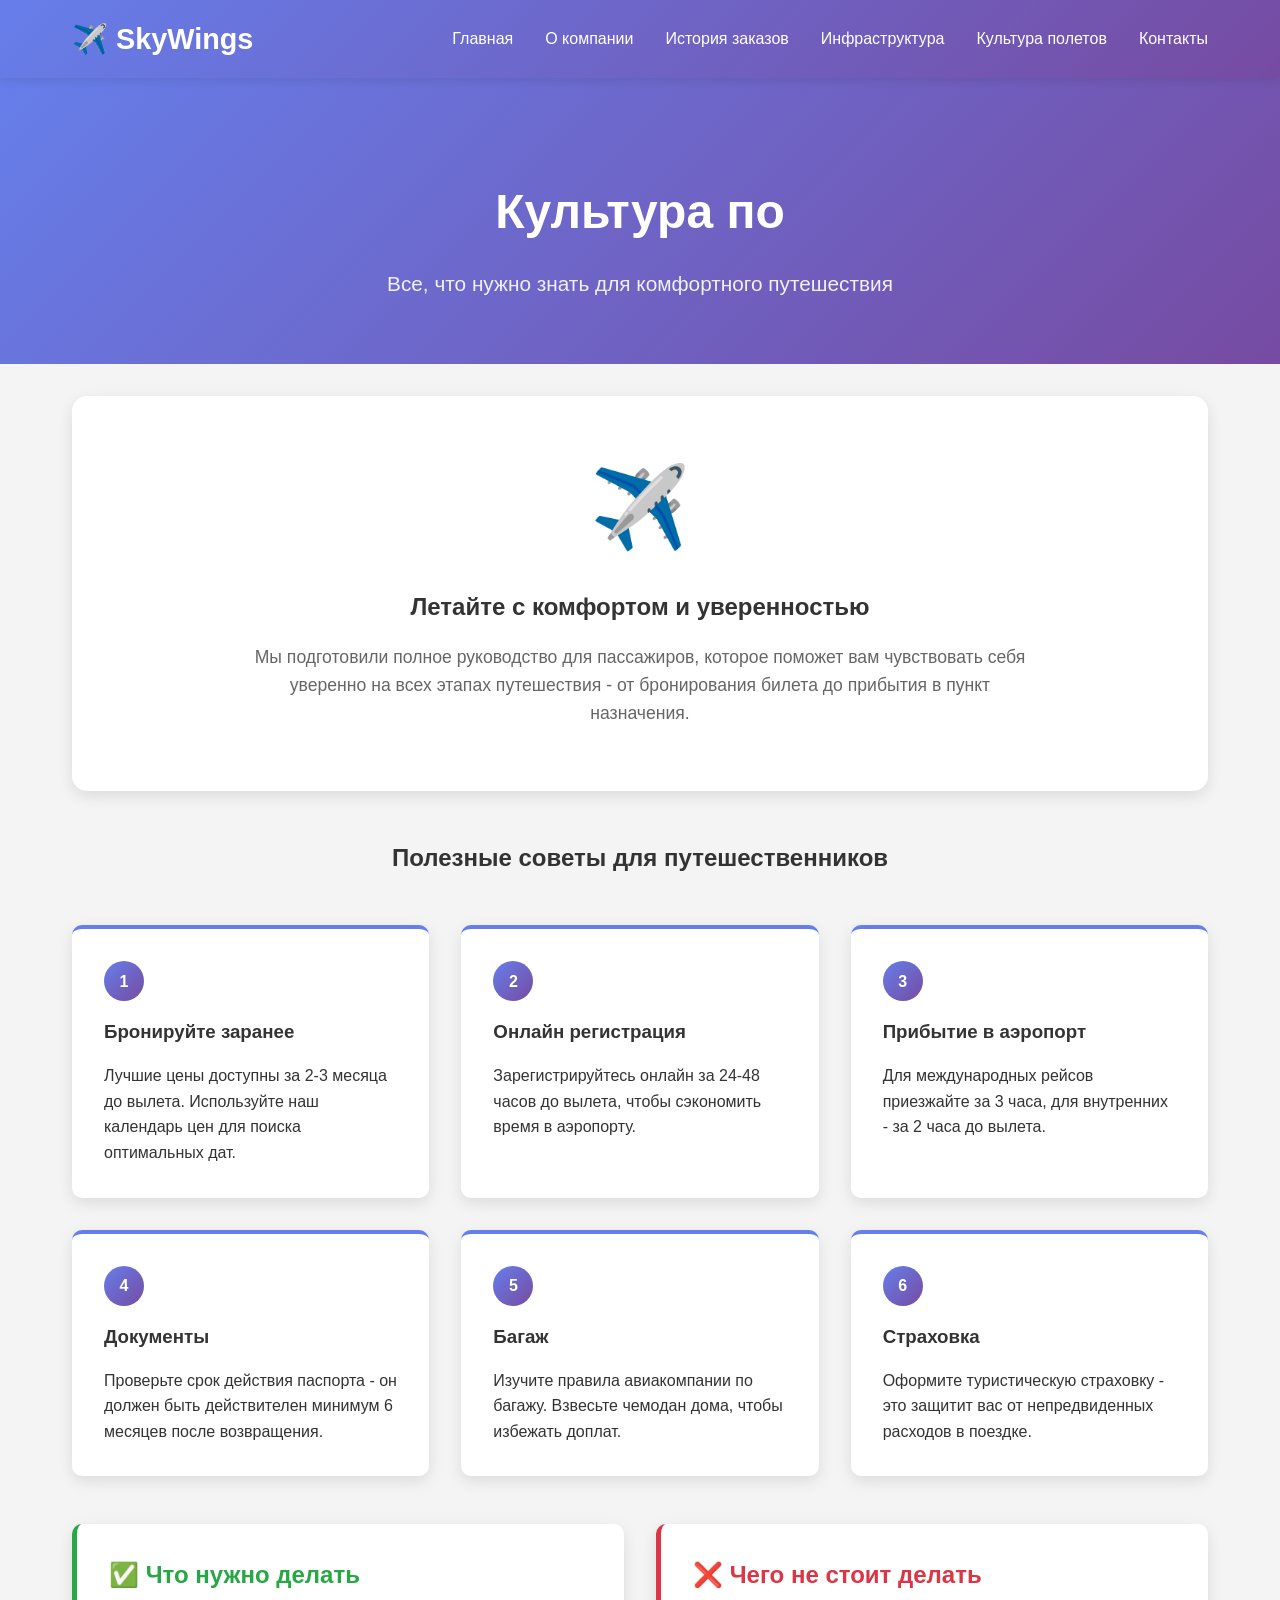
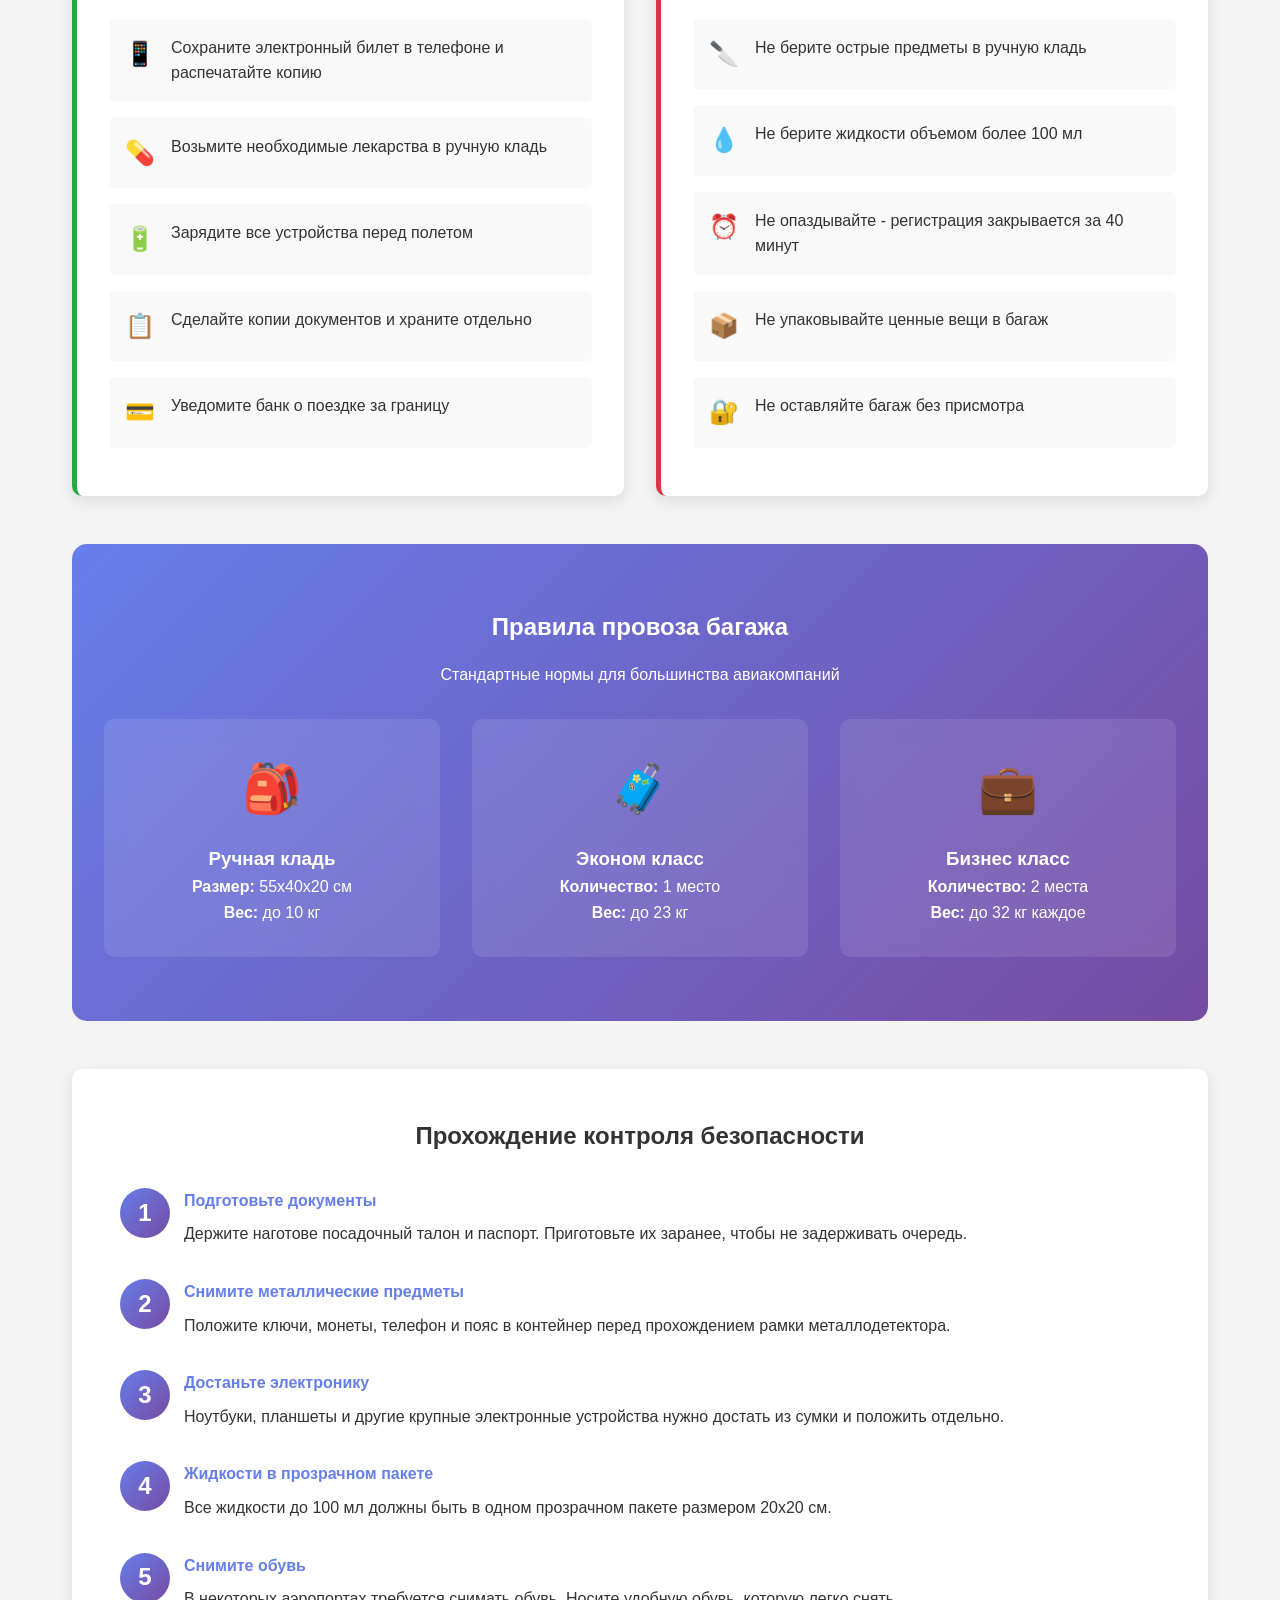
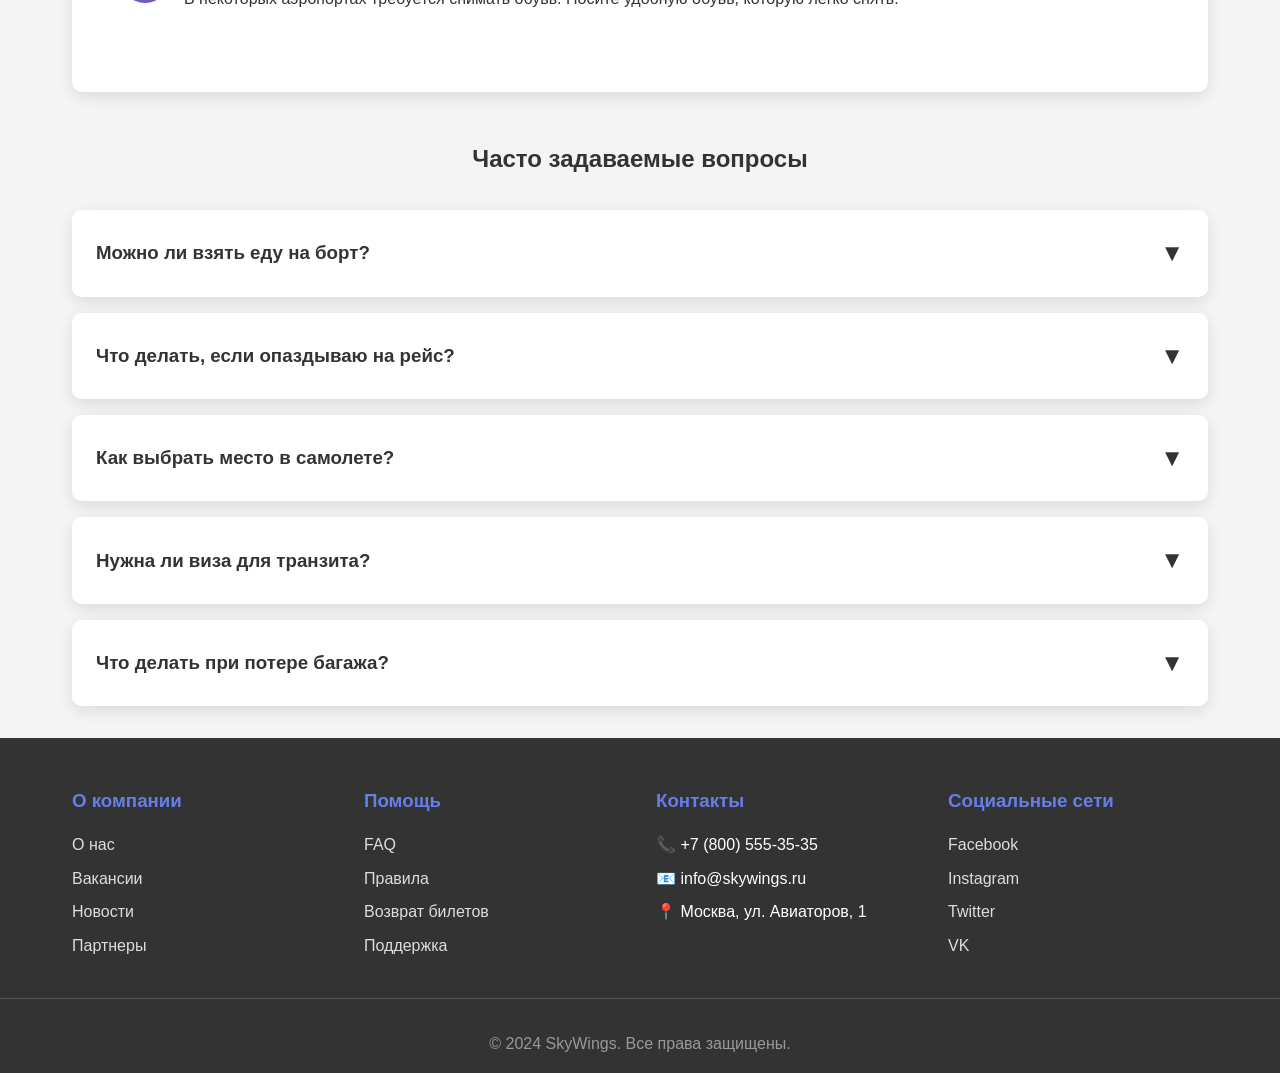
<file: culture.html>
<!DOCTYPE html>
<html lang="ru">
<head>
    <meta charset="UTF-8">
    <meta name="viewport" content="width=device-width, initial-scale=1.0">
    <meta name="description" content="Культура полетов и правила авиаперевозок">
    <title>Культура полетов - SkyWings</title>
    <link rel="stylesheet" href="css/styles.css">
    <style>
        .culture-content {
            max-width: 1200px;
            margin: 2rem auto;
            padding: 0 2rem;
        }

        .intro-section {
            background: white;
            padding: 3rem;
            border-radius: 15px;
            box-shadow: 0 5px 15px rgba(0,0,0,0.1);
            margin-bottom: 3rem;
            text-align: center;
        }

        .intro-icon {
            font-size: 5rem;
            margin-bottom: 1rem;
        }

        .tips-grid {
            display: grid;
            grid-template-columns: repeat(auto-fit, minmax(300px, 1fr));
            gap: 2rem;
            margin: 3rem 0;
        }

        .tip-card {
            background: white;
            padding: 2rem;
            border-radius: 10px;
            box-shadow: 0 5px 15px rgba(0,0,0,0.1);
            transition: all 0.3s ease;
            border-top: 4px solid #667eea;
        }

            .tip-card:hover {
                transform: translateY(-10px);
                box-shadow: 0 15px 30px rgba(0,0,0,0.2);
            }

        .tip-number {
            background: linear-gradient(135deg, #667eea 0%, #764ba2 100%);
            color: white;
            width: 40px;
            height: 40px;
            border-radius: 50%;
            display: flex;
            align-items: center;
            justify-content: center;
            font-weight: bold;
            margin-bottom: 1rem;
        }

        .tip-card h3 {
            color: #333;
            margin-bottom: 1rem;
        }

        .accordion {
            background: white;
            border-radius: 10px;
            box-shadow: 0 5px 15px rgba(0,0,0,0.1);
            overflow: hidden;
            margin-bottom: 1rem;
        }

        .accordion-header {
            padding: 1.5rem;
            cursor: pointer;
            display: flex;
            justify-content: space-between;
            align-items: center;
            background: white;
            transition: all 0.3s ease;
        }

            .accordion-header:hover {
                background: #f9f9f9;
            }

            .accordion-header h3 {
                margin: 0;
                color: #333;
            }

        .accordion-icon {
            font-size: 1.5rem;
            transition: transform 0.3s ease;
        }

        .accordion.active .accordion-icon {
            transform: rotate(180deg);
        }

        .accordion-content {
            max-height: 0;
            overflow: hidden;
            transition: max-height 0.3s ease;
            padding: 0 1.5rem;
        }

        .accordion.active .accordion-content {
            max-height: 1000px;
            padding: 0 1.5rem 1.5rem;
        }

        .dos-donts {
            display: grid;
            grid-template-columns: repeat(auto-fit, minmax(300px, 1fr));
            gap: 2rem;
            margin: 3rem 0;
        }

        .dos, .donts {
            background: white;
            padding: 2rem;
            border-radius: 10px;
            box-shadow: 0 5px 15px rgba(0,0,0,0.1);
        }

        .dos {
            border-left: 5px solid #28a745;
        }

        .donts {
            border-left: 5px solid #dc3545;
        }

            .dos h3, .donts h3 {
                margin-bottom: 1.5rem;
                font-size: 1.5rem;
            }

        .dos h3 {
            color: #28a745;
        }

        .donts h3 {
            color: #dc3545;
        }

        .list-item {
            display: flex;
            align-items: start;
            gap: 1rem;
            margin-bottom: 1rem;
            padding: 1rem;
            background: #f9f9f9;
            border-radius: 5px;
            transition: all 0.3s ease;
        }

            .list-item:hover {
                transform: translateX(10px);
            }

        .list-icon {
            font-size: 1.5rem;
            flex-shrink: 0;
        }

        .baggage-section {
            background: linear-gradient(135deg, #667eea 0%, #764ba2 100%);
            color: white;
            padding: 4rem 2rem;
            border-radius: 15px;
            margin: 3rem 0;
        }

        .baggage-grid {
            display: grid;
            grid-template-columns: repeat(auto-fit, minmax(250px, 1fr));
            gap: 2rem;
            margin-top: 2rem;
        }

        .baggage-card {
            background: rgba(255,255,255,0.1);
            padding: 2rem;
            border-radius: 10px;
            backdrop-filter: blur(10px);
            text-align: center;
            transition: all 0.3s ease;
        }

            .baggage-card:hover {
                background: rgba(255,255,255,0.2);
                transform: scale(1.05);
            }

        .baggage-icon {
            font-size: 3rem;
            margin-bottom: 1rem;
        }

        .security-tips {
            background: white;
            padding: 3rem;
            border-radius: 10px;
            box-shadow: 0 5px 15px rgba(0,0,0,0.1);
            margin: 3rem 0;
        }

        .security-steps {
            counter-reset: step;
            margin-top: 2rem;
        }

        .security-step {
            position: relative;
            padding-left: 4rem;
            margin-bottom: 2rem;
        }

            .security-step::before {
                counter-increment: step;
                content: counter(step);
                position: absolute;
                left: 0;
                top: 0;
                width: 50px;
                height: 50px;
                background: linear-gradient(135deg, #667eea 0%, #764ba2 100%);
                color: white;
                border-radius: 50%;
                display: flex;
                align-items: center;
                justify-content: center;
                font-size: 1.5rem;
                font-weight: bold;
            }

            .security-step h4 {
                margin-bottom: 0.5rem;
                color: #667eea;
            }

        @media (max-width: 768px) {
            .dos-donts {
                grid-template-columns: 1fr;
            }
        }
    </style>
</head>
<body>
    <header>
        <nav>
            <div class="logo">✈️ SkyWings</div>
            <ul class="nav-menu">
                <li><a href="index.html">Главная</a></li>
                <li><a href="about.html">О компании</a></li>
                <li><a href="history.html">История заказов</a></li>
                <li><a href="infrastructure.html">Инфраструктура</a></li>
                <li><a href="culture.html">Культура полетов</a></li>
                <li><a href="contact.html">Контакты</a></li>
            </ul>
            <div class="burger">
                <span></span>
                <span></span>
                <span></span>
            </div>
        </nav>
    </header>

    <section class="page-hero">
        <div class="hero-content">
            <h1>Культура полетов</h1>
            <p>Все, что нужно знать для комфортного путешествия</p>
        </div>
    </section>

    <div class="culture-content">
        <div class="intro-section">
            <div class="intro-icon">✈️</div>
            <h2>Летайте с комфортом и уверенностью</h2>
            <p style="max-width: 800px; margin: 1rem auto; color: #666; font-size: 1.1rem;">
                Мы подготовили полное руководство для пассажиров, которое поможет вам чувствовать себя уверенно на всех этапах путешествия - от бронирования билета до прибытия в пункт назначения.
            </p>
        </div>

        <section>
            <h2 style="text-align: center; margin-bottom: 2rem;">Полезные советы для путешественников</h2>
            <div class="tips-grid">
                <div class="tip-card">
                    <div class="tip-number">1</div>
                    <h3>Бронируйте заранее</h3>
                    <p>Лучшие цены доступны за 2-3 месяца до вылета. Используйте наш календарь цен для поиска оптимальных дат.</p>
                </div>

                <div class="tip-card">
                    <div class="tip-number">2</div>
                    <h3>Онлайн регистрация</h3>
                    <p>Зарегистрируйтесь онлайн за 24-48 часов до вылета, чтобы сэкономить время в аэропорту.</p>
                </div>

                <div class="tip-card">
                    <div class="tip-number">3</div>
                    <h3>Прибытие в аэропорт</h3>
                    <p>Для международных рейсов приезжайте за 3 часа, для внутренних - за 2 часа до вылета.</p>
                </div>

                <div class="tip-card">
                    <div class="tip-number">4</div>
                    <h3>Документы</h3>
                    <p>Проверьте срок действия паспорта - он должен быть действителен минимум 6 месяцев после возвращения.</p>
                </div>

                <div class="tip-card">
                    <div class="tip-number">5</div>
                    <h3>Багаж</h3>
                    <p>Изучите правила авиакомпании по багажу. Взвесьте чемодан дома, чтобы избежать доплат.</p>
                </div>

                <div class="tip-card">
                    <div class="tip-number">6</div>
                    <h3>Страховка</h3>
                    <p>Оформите туристическую страховку - это защитит вас от непредвиденных расходов в поездке.</p>
                </div>
            </div>
        </section>

        <section class="dos-donts">
            <div class="dos">
                <h3>✅ Что нужно делать</h3>
                <div class="list-item">
                    <span class="list-icon">📱</span>
                    <p>Сохраните электронный билет в телефоне и распечатайте копию</p>
                </div>
                <div class="list-item">
                    <span class="list-icon">💊</span>
                    <p>Возьмите необходимые лекарства в ручную кладь</p>
                </div>
                <div class="list-item">
                    <span class="list-icon">🔋</span>
                    <p>Зарядите все устройства перед полетом</p>
                </div>
                <div class="list-item">
                    <span class="list-icon">📋</span>
                    <p>Сделайте копии документов и храните отдельно</p>
                </div>
                <div class="list-item">
                    <span class="list-icon">💳</span>
                    <p>Уведомите банк о поездке за границу</p>
                </div>
            </div>

            <div class="donts">
                <h3>❌ Чего не стоит делать</h3>
                <div class="list-item">
                    <span class="list-icon">🔪</span>
                    <p>Не берите острые предметы в ручную кладь</p>
                </div>
                <div class="list-item">
                    <span class="list-icon">💧</span>
                    <p>Не берите жидкости объемом более 100 мл</p>
                </div>
                <div class="list-item">
                    <span class="list-icon">⏰</span>
                    <p>Не опаздывайте - регистрация закрывается за 40 минут</p>
                </div>
                <div class="list-item">
                    <span class="list-icon">📦</span>
                    <p>Не упаковывайте ценные вещи в багаж</p>
                </div>
                <div class="list-item">
                    <span class="list-icon">🔐</span>
                    <p>Не оставляйте багаж без присмотра</p>
                </div>
            </div>
        </section>

        <section class="baggage-section">
            <h2 style="text-align: center; margin-bottom: 1rem;">Правила провоза багажа</h2>
            <p style="text-align: center; margin-bottom: 2rem;">Стандартные нормы для большинства авиакомпаний</p>
            <div class="baggage-grid">
                <div class="baggage-card">
                    <div class="baggage-icon">🎒</div>
                    <h3>Ручная кладь</h3>
                    <p><strong>Размер:</strong> 55x40x20 см</p>
                    <p><strong>Вес:</strong> до 10 кг</p>
                </div>
                <div class="baggage-card">
                    <div class="baggage-icon">🧳</div>
                    <h3>Эконом класс</h3>
                    <p><strong>Количество:</strong> 1 место</p>
                    <p><strong>Вес:</strong> до 23 кг</p>
                </div>
                <div class="baggage-card">
                    <div class="baggage-icon">💼</div>
                    <h3>Бизнес класс</h3>
                    <p><strong>Количество:</strong> 2 места</p>
                    <p><strong>Вес:</strong> до 32 кг каждое</p>
                </div>
            </div>
        </section>

        <section class="security-tips">
            <h2 style="text-align: center; margin-bottom: 2rem;">Прохождение контроля безопасности</h2>
            <div class="security-steps">
                <div class="security-step">
                    <h4>Подготовьте документы</h4>
                    <p>Держите наготове посадочный талон и паспорт. Приготовьте их заранее, чтобы не задерживать очередь.</p>
                </div>
                <div class="security-step">
                    <h4>Снимите металлические предметы</h4>
                    <p>Положите ключи, монеты, телефон и пояс в контейнер перед прохождением рамки металлодетектора.</p>
                </div>
                <div class="security-step">
                    <h4>Достаньте электронику</h4>
                    <p>Ноутбуки, планшеты и другие крупные электронные устройства нужно достать из сумки и положить отдельно.</p>
                </div>
                <div class="security-step">
                    <h4>Жидкости в прозрачном пакете</h4>
                    <p>Все жидкости до 100 мл должны быть в одном прозрачном пакете размером 20x20 см.</p>
                </div>
                <div class="security-step">
                    <h4>Снимите обувь</h4>
                    <p>В некоторых аэропортах требуется снимать обувь. Носите удобную обувь, которую легко снять.</p>
                </div>
            </div>
        </section>

        <section>
            <h2 style="text-align: center; margin-bottom: 2rem;">Часто задаваемые вопросы</h2>

            <div class="accordion">
                <div class="accordion-header">
                    <h3>Можно ли взять еду на борт?</h3>
                    <span class="accordion-icon">▼</span>
                </div>
                <div class="accordion-content">
                    <p>Да, вы можете взять твердую пищу в ручную кладь. Жидкости и гели (включая йогурты, джемы) ограничены 100 мл на емкость. Детское питание и лекарства в необходимом количестве разрешены.</p>
                </div>
            </div>

            <div class="accordion">
                <div class="accordion-header">
                    <h3>Что делать, если опаздываю на рейс?</h3>
                    <span class="accordion-icon">▼</span>
                </div>
                <div class="accordion-content">
                    <p>Немедленно свяжитесь с авиакомпанией. Если опоздание незначительное, они могут подождать. В случае серьезной задержки вам помогут забронировать другой рейс. Сохраните документы, подтверждающие причину опоздания.</p>
                </div>
            </div>

            <div class="accordion">
                <div class="accordion-header">
                    <h3>Как выбрать место в самолете?</h3>
                    <span class="accordion-icon">▼</span>
                </div>
                <div class="accordion-content">
                    <p>При онлайн-регистрации вы можете выбрать место бесплатно или за доплату. Места у аварийного выхода имеют больше пространства, но там есть ограничения. Места у окна хороши для сна и фото, у прохода - для свободы передвижения.</p>
                </div>
            </div>

            <div class="accordion">
                <div class="accordion-header">
                    <h3>Нужна ли виза для транзита?</h3>
                    <span class="accordion-icon">▼</span>
                </div>
                <div class="accordion-content">
                    <p>Зависит от страны транзита и вашего гражданства. Некоторые страны требуют транзитную визу даже если вы не покидаете аэропорт. Проверьте требования конкретной страны заранее на официальных сайтах посольств.</p>
                </div>
            </div>

            <div class="accordion">
                <div class="accordion-header">
                    <h3>Что делать при потере багажа?</h3>
                    <span class="accordion-icon">▼</span>
                </div>
                <div class="accordion-content">
                    <p>Сразу обратитесь в офис розыска багажа в аэропорту до выхода из зоны получения багажа. Заполните заявление и сохраните номер. Авиакомпания обязана найти багаж или выплатить компенсацию согласно международным правилам.</p>
                </div>
            </div>
        </section>
    </div>

    <footer>
        <div class="footer-content">
            <div class="footer-section">
                <h3>О компании</h3>
                <ul>
                    <li><a href="about.html">О нас</a></li>
                    <li><a href="#">Вакансии</a></li>
                    <li><a href="#">Новости</a></li>
                    <li><a href="#">Партнеры</a></li>
                </ul>
            </div>
            <div class="footer-section">
                <h3>Помощь</h3>
                <ul>
                    <li><a href="#">FAQ</a></li>
                    <li><a href="#">Правила</a></li>
                    <li><a href="#">Возврат билетов</a></li>
                    <li><a href="contact.html">Поддержка</a></li>
                </ul>
            </div>
            <div class="footer-section">
                <h3>Контакты</h3>
                <ul>
                    <li>📞 +7 (800) 555-35-35</li>
                    <li>📧 info@skywings.ru</li>
                    <li>📍 Москва, ул. Авиаторов, 1</li>
                </ul>
            </div>
            <div class="footer-section">
                <h3>Социальные сети</h3>
                <ul>
                    <li><a href="#">Facebook</a></li>
                    <li><a href="#">Instagram</a></li>
                    <li><a href="#">Twitter</a></li>
                    <li><a href="#">VK</a></li>
                </ul>
            </div>
        </div>
        <div class="footer-bottom">
            <p>&copy; 2024 SkyWings. Все права защищены.</p>
        </div>
    </footer>

    <script src="js/script.js"></script>
    <script>
        // Аккордеон
        document.querySelectorAll('.accordion-header').forEach(header => {
            header.addEventListener('click', () => {
                const accordion = header.parentElement;
                accordion.classList.toggle('active');
            });
        });
    </script>
</body>
</html>
</file>
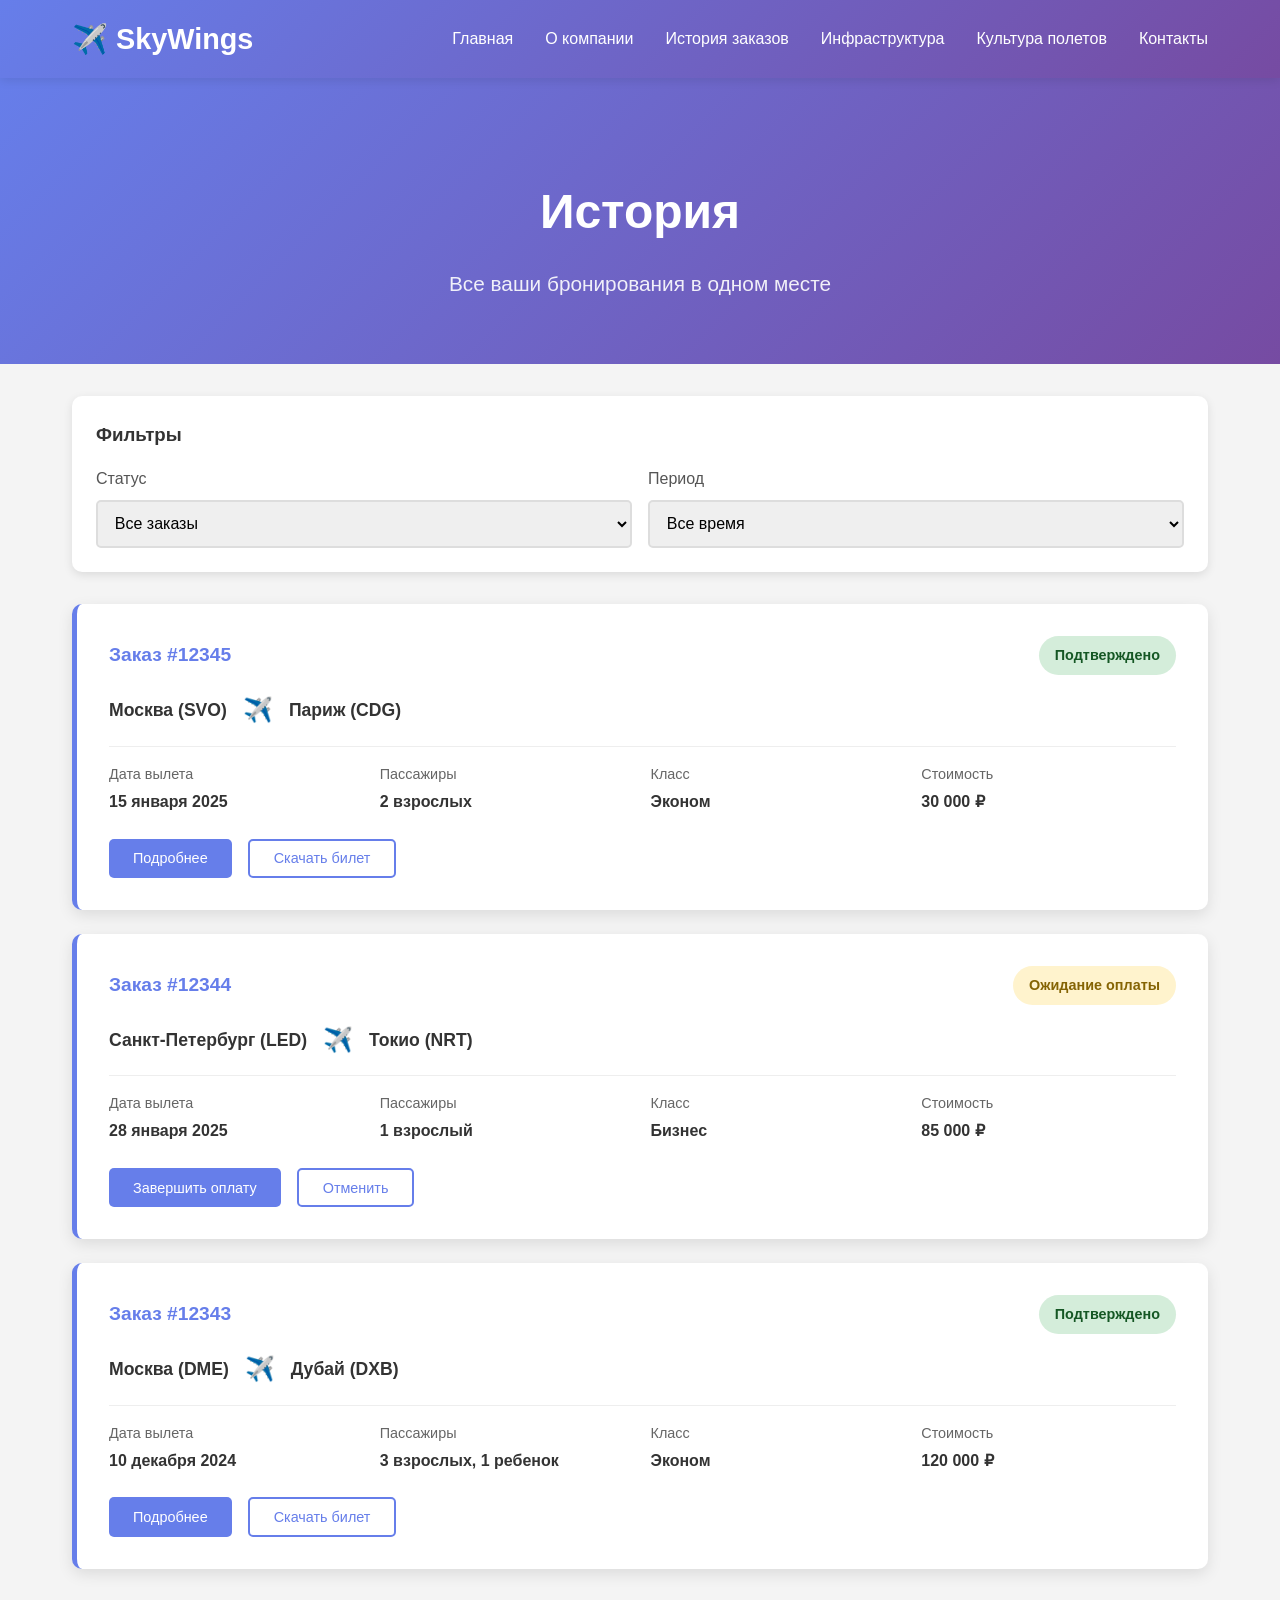
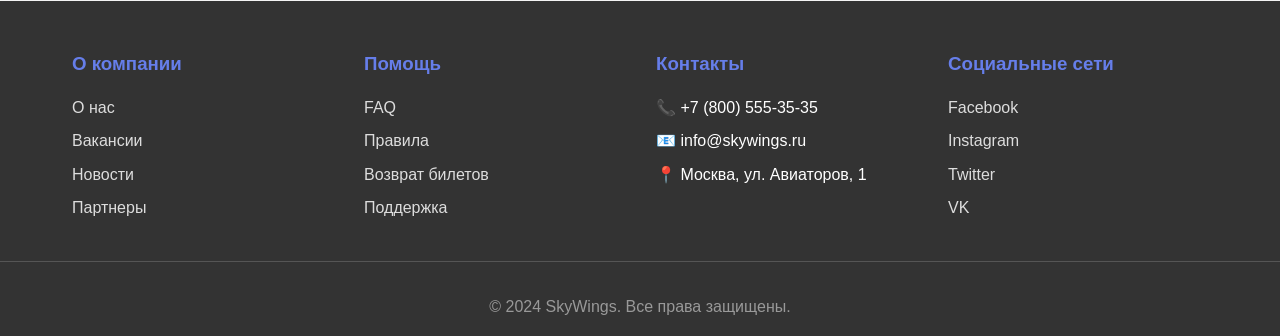
<file: history.html>
<!DOCTYPE html>
<html lang="ru">
<head>
    <meta charset="UTF-8">
    <meta name="viewport" content="width=device-width, initial-scale=1.0">
    <meta name="description" content="История ваших заказов и бронирований">
    <title>История заказов - SkyWings</title>
    <link rel="stylesheet" href="css/styles.css">
    <style>
        .history-container {
            max-width: 1200px;
            margin: 2rem auto;
            padding: 0 2rem;
        }

        .login-prompt {
            background: white;
            padding: 3rem;
            border-radius: 10px;
            text-align: center;
            box-shadow: 0 5px 15px rgba(0,0,0,0.1);
            margin: 2rem 0;
        }

        .login-form {
            max-width: 400px;
            margin: 2rem auto;
            background: white;
            padding: 2rem;
            border-radius: 10px;
            box-shadow: 0 5px 15px rgba(0,0,0,0.1);
        }

        .order-list {
            display: grid;
            gap: 1.5rem;
            margin-top: 2rem;
        }

        .order-card {
            background: white;
            padding: 2rem;
            border-radius: 10px;
            box-shadow: 0 5px 15px rgba(0,0,0,0.1);
            transition: all 0.3s ease;
            border-left: 5px solid #667eea;
        }

            .order-card:hover {
                transform: translateX(10px);
                box-shadow: 0 8px 25px rgba(0,0,0,0.15);
            }

        .order-header {
            display: flex;
            justify-content: space-between;
            align-items: center;
            margin-bottom: 1rem;
            flex-wrap: wrap;
            gap: 1rem;
        }

        .order-number {
            font-size: 1.2rem;
            font-weight: bold;
            color: #667eea;
        }

        .order-status {
            padding: 0.5rem 1rem;
            border-radius: 20px;
            font-size: 0.9rem;
            font-weight: 600;
        }

        .status-confirmed {
            background: #d4edda;
            color: #155724;
        }

        .status-pending {
            background: #fff3cd;
            color: #856404;
        }

        .status-cancelled {
            background: #f8d7da;
            color: #721c24;
        }

        .flight-route {
            display: flex;
            align-items: center;
            gap: 1rem;
            margin: 1rem 0;
            font-size: 1.1rem;
        }

        .route-arrow {
            color: #667eea;
            font-size: 1.5rem;
        }

        .order-details {
            display: grid;
            grid-template-columns: repeat(auto-fit, minmax(150px, 1fr));
            gap: 1rem;
            margin-top: 1rem;
            padding-top: 1rem;
            border-top: 1px solid #eee;
        }

        .detail-item {
            display: flex;
            flex-direction: column;
        }

        .detail-label {
            color: #666;
            font-size: 0.9rem;
        }

        .detail-value {
            font-weight: 600;
            color: #333;
            margin-top: 0.2rem;
        }

        .order-actions {
            display: flex;
            gap: 1rem;
            margin-top: 1.5rem;
            flex-wrap: wrap;
        }

        .btn-view,
        .btn-download {
            padding: 0.6rem 1.5rem;
            border: none;
            border-radius: 5px;
            cursor: pointer;
            font-size: 0.9rem;
            transition: all 0.3s ease;
        }

        .btn-view {
            background: #667eea;
            color: white;
        }

            .btn-view:hover {
                background: #5568d3;
                transform: translateY(-2px);
            }

        .btn-download {
            background: white;
            color: #667eea;
            border: 2px solid #667eea;
        }

            .btn-download:hover {
                background: #667eea;
                color: white;
                transform: translateY(-2px);
            }

        .filter-section {
            background: white;
            padding: 1.5rem;
            border-radius: 10px;
            margin-bottom: 2rem;
            box-shadow: 0 3px 10px rgba(0,0,0,0.1);
        }

        .filter-grid {
            display: grid;
            grid-template-columns: repeat(auto-fit, minmax(200px, 1fr));
            gap: 1rem;
            margin-top: 1rem;
        }

        .empty-state {
            text-align: center;
            padding: 4rem 2rem;
            background: white;
            border-radius: 10px;
            box-shadow: 0 3px 10px rgba(0,0,0,0.1);
        }

        .empty-icon {
            font-size: 5rem;
            margin-bottom: 1rem;
        }
    </style>
</head>
<body>
    <header>
        <nav>
            <div class="logo">✈️ SkyWings</div>
            <ul class="nav-menu">
                <li><a href="index.html">Главная</a></li>
                <li><a href="about.html">О компании</a></li>
                <li><a href="history.html">История заказов</a></li>
                <li><a href="infrastructure.html">Инфраструктура</a></li>
                <li><a href="culture.html">Культура полетов</a></li>
                <li><a href="contact.html">Контакты</a></li>
            </ul>
            <div class="burger">
                <span></span>
                <span></span>
                <span></span>
            </div>
        </nav>
    </header>

    <section class="page-hero">
        <div class="hero-content">
            <h1>История заказов</h1>
            <p>Все ваши бронирования в одном месте</p>
        </div>
    </section>

    <div class="history-container">
        <div class="filter-section">
            <h3>Фильтры</h3>
            <div class="filter-grid">
                <div class="form-group">
                    <label for="filterStatus">Статус</label>
                    <select id="filterStatus">
                        <option value="all">Все заказы</option>
                        <option value="confirmed">Подтверждено</option>
                        <option value="pending">Ожидание</option>
                        <option value="cancelled">Отменено</option>
                    </select>
                </div>
                <div class="form-group">
                    <label for="filterDate">Период</label>
                    <select id="filterDate">
                        <option value="all">Все время</option>
                        <option value="month">Последний месяц</option>
                        <option value="year">Последний год</option>
                    </select>
                </div>
            </div>
        </div>

        <div id="ordersList" class="order-list">
            <!-- Заказ 1 -->
            <div class="order-card" data-status="confirmed">
                <div class="order-header">
                    <span class="order-number">Заказ #12345</span>
                    <span class="order-status status-confirmed">Подтверждено</span>
                </div>
                <div class="flight-route">
                    <span><strong>Москва (SVO)</strong></span>
                    <span class="route-arrow">✈️</span>
                    <span><strong>Париж (CDG)</strong></span>
                </div>
                <div class="order-details">
                    <div class="detail-item">
                        <span class="detail-label">Дата вылета</span>
                        <span class="detail-value">15 января 2025</span>
                    </div>
                    <div class="detail-item">
                        <span class="detail-label">Пассажиры</span>
                        <span class="detail-value">2 взрослых</span>
                    </div>
                    <div class="detail-item">
                        <span class="detail-label">Класс</span>
                        <span class="detail-value">Эконом</span>
                    </div>
                    <div class="detail-item">
                        <span class="detail-label">Стоимость</span>
                        <span class="detail-value">30 000 ₽</span>
                    </div>
                </div>
                <div class="order-actions">
                    <button class="btn-view">Подробнее</button>
                    <button class="btn-download">Скачать билет</button>
                </div>
            </div>

            <!-- Заказ 2 -->
            <div class="order-card" data-status="pending">
                <div class="order-header">
                    <span class="order-number">Заказ #12344</span>
                    <span class="order-status status-pending">Ожидание оплаты</span>
                </div>
                <div class="flight-route">
                    <span><strong>Санкт-Петербург (LED)</strong></span>
                    <span class="route-arrow">✈️</span>
                    <span><strong>Токио (NRT)</strong></span>
                </div>
                <div class="order-details">
                    <div class="detail-item">
                        <span class="detail-label">Дата вылета</span>
                        <span class="detail-value">28 января 2025</span>
                    </div>
                    <div class="detail-item">
                        <span class="detail-label">Пассажиры</span>
                        <span class="detail-value">1 взрослый</span>
                    </div>
                    <div class="detail-item">
                        <span class="detail-label">Класс</span>
                        <span class="detail-value">Бизнес</span>
                    </div>
                    <div class="detail-item">
                        <span class="detail-label">Стоимость</span>
                        <span class="detail-value">85 000 ₽</span>
                    </div>
                </div>
                <div class="order-actions">
                    <button class="btn-view">Завершить оплату</button>
                    <button class="btn-download">Отменить</button>
                </div>
            </div>

            <!-- Заказ 3 -->
            <div class="order-card" data-status="confirmed">
                <div class="order-header">
                    <span class="order-number">Заказ #12343</span>
                    <span class="order-status status-confirmed">Подтверждено</span>
                </div>
                <div class="flight-route">
                    <span><strong>Москва (DME)</strong></span>
                    <span class="route-arrow">✈️</span>
                    <span><strong>Дубай (DXB)</strong></span>
                </div>
                <div class="order-details">
                    <div class="detail-item">
                        <span class="detail-label">Дата вылета</span>
                        <span class="detail-value">10 декабря 2024</span>
                    </div>
                    <div class="detail-item">
                        <span class="detail-label">Пассажиры</span>
                        <span class="detail-value">3 взрослых, 1 ребенок</span>
                    </div>
                    <div class="detail-item">
                        <span class="detail-label">Класс</span>
                        <span class="detail-value">Эконом</span>
                    </div>
                    <div class="detail-item">
                        <span class="detail-label">Стоимость</span>
                        <span class="detail-value">120 000 ₽</span>
                    </div>
                </div>
                <div class="order-actions">
                    <button class="btn-view">Подробнее</button>
                    <button class="btn-download">Скачать билет</button>
                </div>
            </div>
        </div>
    </div>

    <footer>
        <div class="footer-content">
            <div class="footer-section">
                <h3>О компании</h3>
                <ul>
                    <li><a href="about.html">О нас</a></li>
                    <li><a href="#">Вакансии</a></li>
                    <li><a href="#">Новости</a></li>
                    <li><a href="#">Партнеры</a></li>
                </ul>
            </div>
            <div class="footer-section">
                <h3>Помощь</h3>
                <ul>
                    <li><a href="#">FAQ</a></li>
                    <li><a href="#">Правила</a></li>
                    <li><a href="#">Возврат билетов</a></li>
                    <li><a href="contact.html">Поддержка</a></li>
                </ul>
            </div>
            <div class="footer-section">
                <h3>Контакты</h3>
                <ul>
                    <li>📞 +7 (800) 555-35-35</li>
                    <li>📧 info@skywings.ru</li>
                    <li>📍 Москва, ул. Авиаторов, 1</li>
                </ul>
            </div>
            <div class="footer-section">
                <h3>Социальные сети</h3>
                <ul>
                    <li><a href="#">Facebook</a></li>
                    <li><a href="#">Instagram</a></li>
                    <li><a href="#">Twitter</a></li>
                    <li><a href="#">VK</a></li>
                </ul>
            </div>
        </div>
        <div class="footer-bottom">
            <p>&copy; 2024 SkyWings. Все права защищены.</p>
        </div>
    </footer>

    <script src="js/script.js"></script>
    <script>
        // Фильтрация заказов
        const filterStatus = document.getElementById('filterStatus');
        const orderCards = document.querySelectorAll('.order-card');

        filterStatus.addEventListener('change', function() {
            const selectedStatus = this.value;

            orderCards.forEach(card => {
                if (selectedStatus === 'all') {
                    card.style.display = 'block';
                } else {
                    const cardStatus = card.getAttribute('data-status');
                    card.style.display = cardStatus === selectedStatus ? 'block' : 'none';
                }
            });
        });

        // Обработка кнопок
        document.querySelectorAll('.btn-view').forEach(btn => {
            btn.addEventListener('click', function() {
                const orderCard = this.closest('.order-card');
                const orderNumber = orderCard.querySelector('.order-number').textContent;
                alert(`Просмотр деталей: ${orderNumber}`);
            });
        });

        document.querySelectorAll('.btn-download').forEach(btn => {
            btn.addEventListener('click', function() {
                const orderCard = this.closest('.order-card');
                const orderNumber = orderCard.querySelector('.order-number').textContent;
                alert(`Скачивание билета: ${orderNumber}`);
            });
        });
    </script>
</body>
</html>
</file>
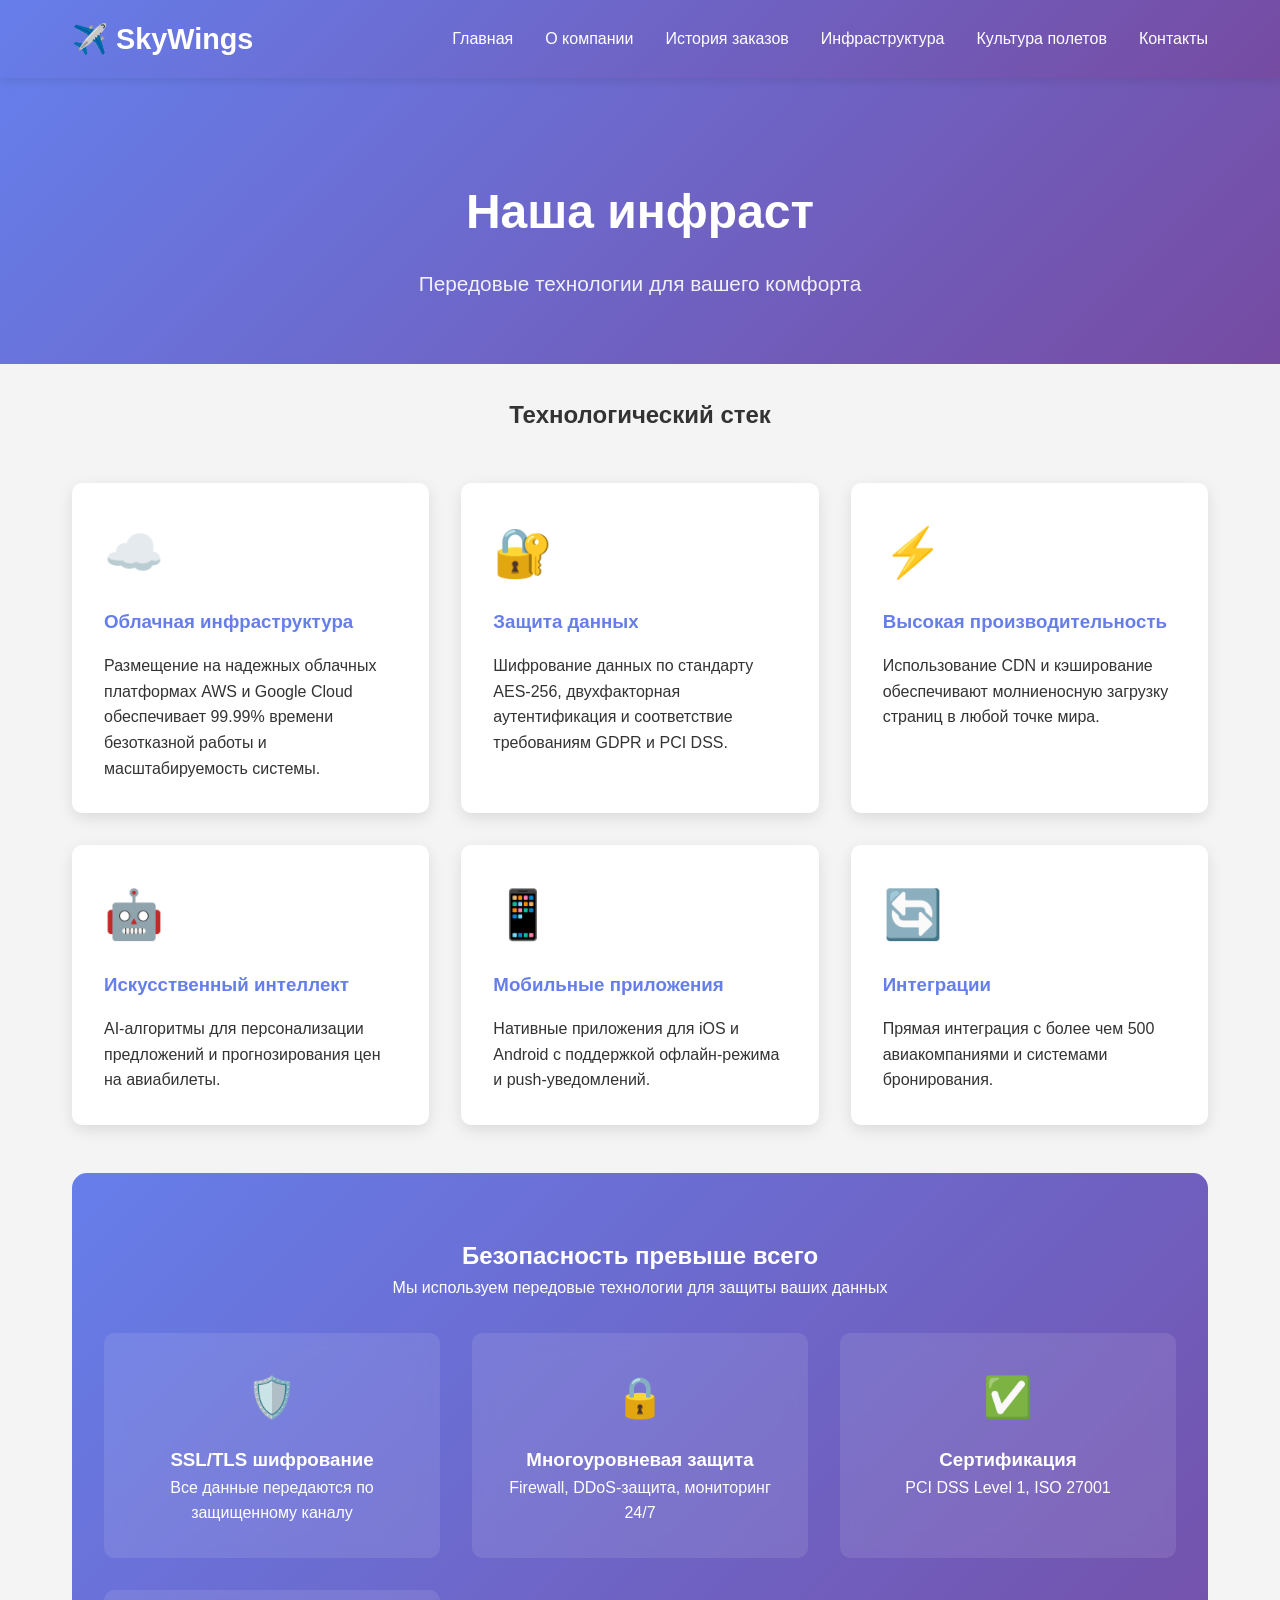
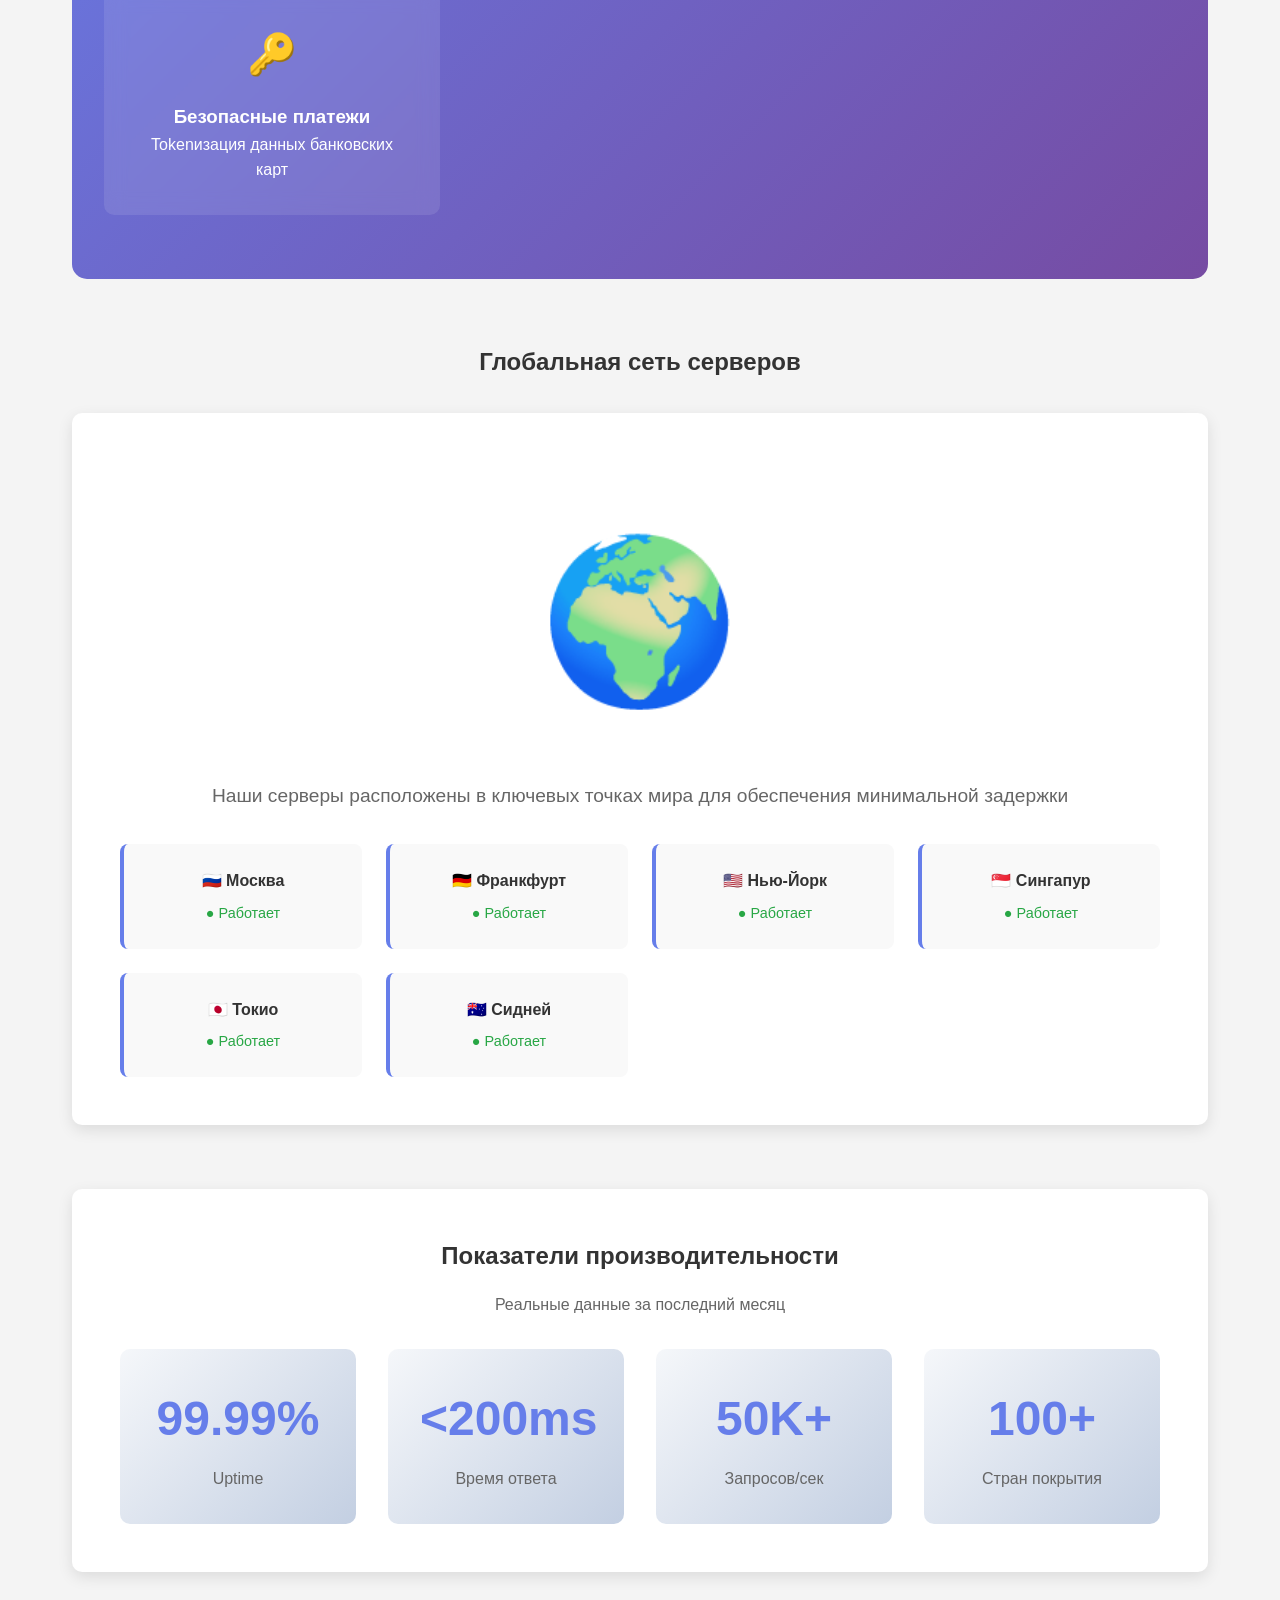
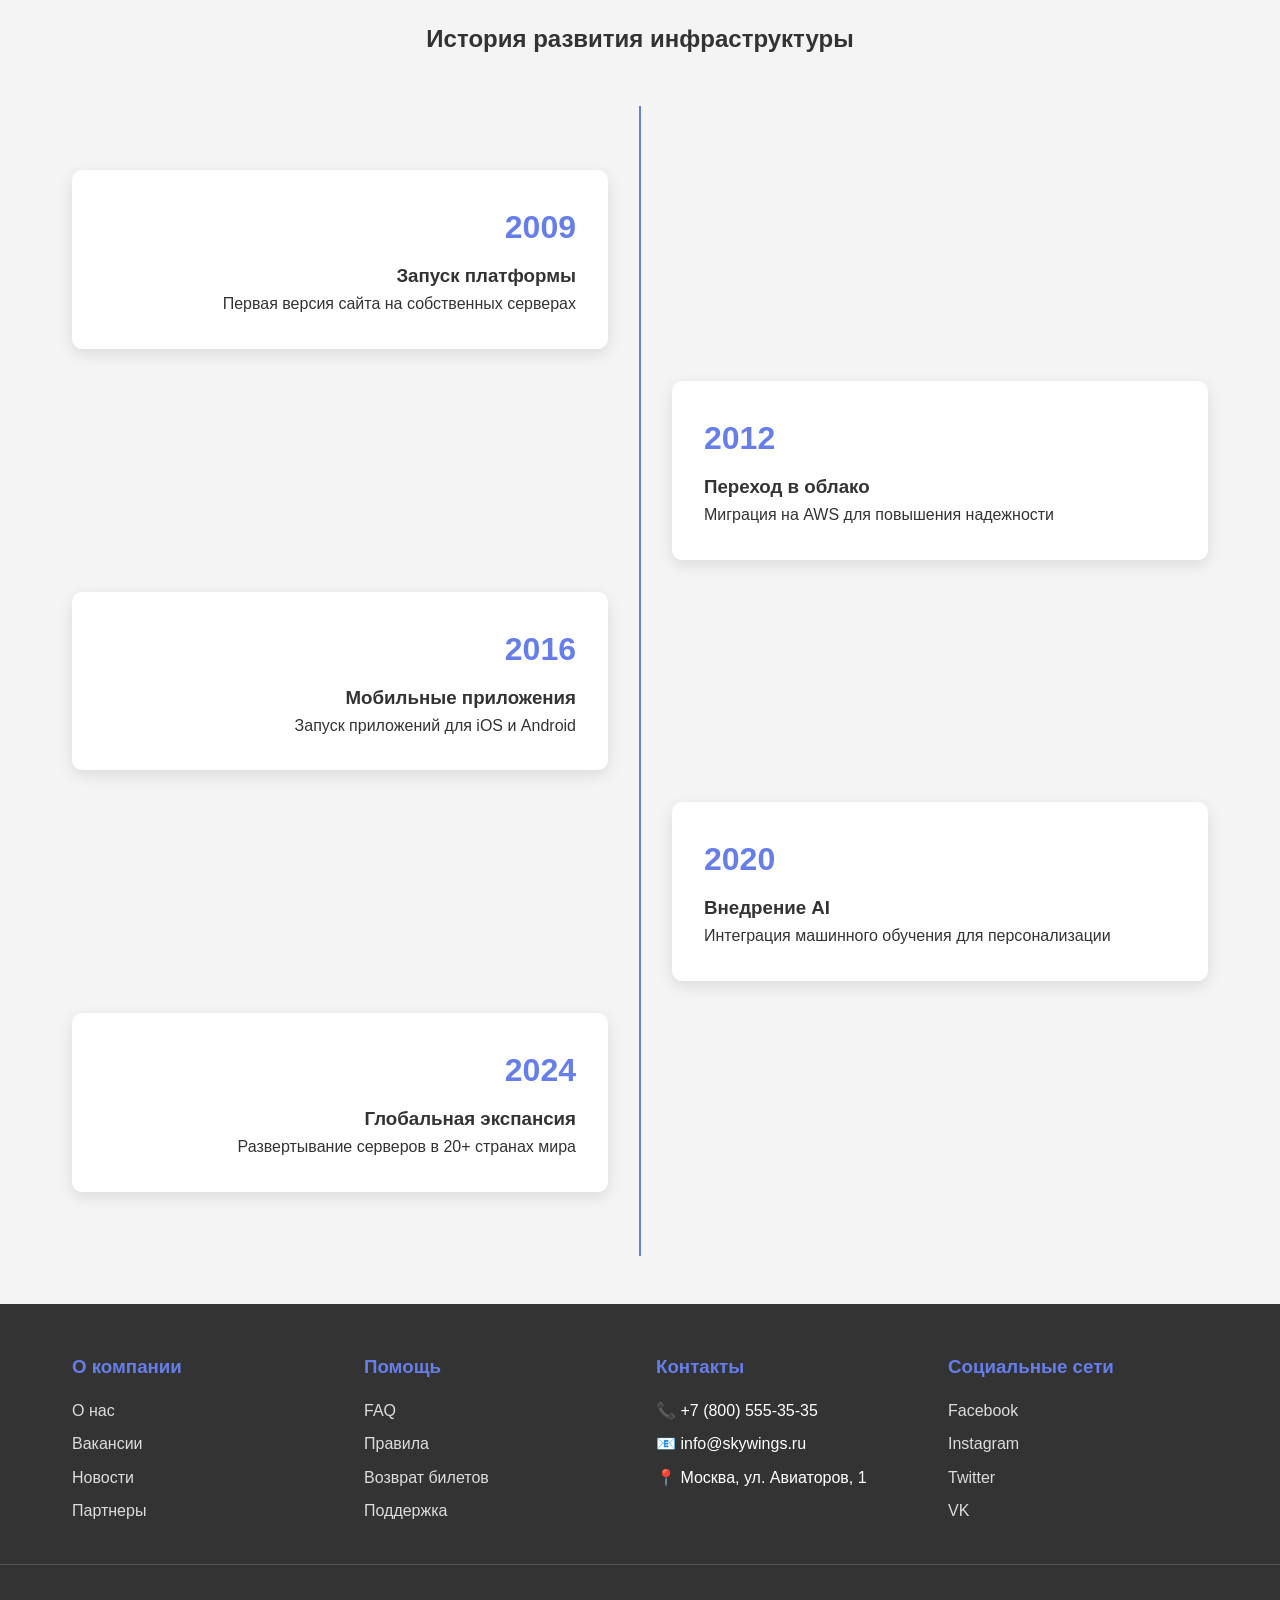
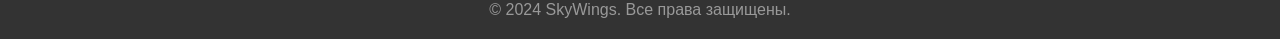
<file: infrastructure.html>
<!DOCTYPE html>
<html lang="ru">
<head>
    <meta charset="UTF-8">
    <meta name="viewport" content="width=device-width, initial-scale=1.0">
    <meta name="description" content="Инфраструктура и технологии SkyWings">
    <title>Инфраструктура - SkyWings</title>
    <link rel="stylesheet" href="css/styles.css">
    <style>
        .infrastructure-content {
            max-width: 1200px;
            margin: 2rem auto;
            padding: 0 2rem;
        }

        .tech-grid {
            display: grid;
            grid-template-columns: repeat(auto-fit, minmax(300px, 1fr));
            gap: 2rem;
            margin: 3rem 0;
        }

        .tech-card {
            background: white;
            padding: 2rem;
            border-radius: 10px;
            box-shadow: 0 5px 15px rgba(0,0,0,0.1);
            transition: all 0.3s ease;
            position: relative;
            overflow: hidden;
        }

            .tech-card::before {
                content: '';
                position: absolute;
                top: 0;
                left: 0;
                width: 100%;
                height: 5px;
                background: linear-gradient(90deg, #667eea, #764ba2);
                transform: scaleX(0);
                transition: transform 0.3s ease;
            }

            .tech-card:hover::before {
                transform: scaleX(1);
            }

            .tech-card:hover {
                transform: translateY(-10px) scale(1.02);
                box-shadow: 0 15px 30px rgba(0,0,0,0.2);
            }

        .tech-icon {
            font-size: 3rem;
            margin-bottom: 1rem;
            display: inline-block;
            transition: transform 0.5s ease;
        }

        .tech-card:hover .tech-icon {
            transform: rotateY(360deg);
        }

        .tech-card h3 {
            color: #667eea;
            margin-bottom: 1rem;
        }

        .security-section {
            background: linear-gradient(135deg, #667eea 0%, #764ba2 100%);
            color: white;
            padding: 4rem 2rem;
            border-radius: 15px;
            margin: 3rem 0;
            text-align: center;
        }

        .security-grid {
            display: grid;
            grid-template-columns: repeat(auto-fit, minmax(250px, 1fr));
            gap: 2rem;
            margin-top: 2rem;
        }

        .security-item {
            background: rgba(255,255,255,0.1);
            padding: 2rem;
            border-radius: 10px;
            backdrop-filter: blur(10px);
            transition: all 0.3s ease;
        }

            .security-item:hover {
                background: rgba(255,255,255,0.2);
                transform: translateY(-5px);
            }

        .security-icon {
            font-size: 2.5rem;
            margin-bottom: 1rem;
        }

        .servers-section {
            margin: 4rem 0;
        }

        .servers-map {
            background: white;
            padding: 3rem;
            border-radius: 10px;
            box-shadow: 0 5px 15px rgba(0,0,0,0.1);
            text-align: center;
        }

        .map-illustration {
            font-size: 10rem;
            margin: 2rem 0;
            animation: pulse 3s ease-in-out infinite;
        }

        @keyframes pulse {
            0%, 100% {
                transform: scale(1);
            }

            50% {
                transform: scale(1.05);
            }
        }

        .server-list {
            display: grid;
            grid-template-columns: repeat(auto-fit, minmax(200px, 1fr));
            gap: 1.5rem;
            margin-top: 2rem;
        }

        .server-item {
            background: #f9f9f9;
            padding: 1.5rem;
            border-radius: 8px;
            border-left: 4px solid #667eea;
            transition: all 0.3s ease;
        }

            .server-item:hover {
                transform: translateX(10px);
                box-shadow: 0 5px 15px rgba(0,0,0,0.1);
            }

        .server-location {
            font-weight: bold;
            color: #333;
            margin-bottom: 0.5rem;
        }

        .server-status {
            color: #28a745;
            font-size: 0.9rem;
        }

        .performance-metrics {
            background: white;
            padding: 3rem;
            border-radius: 10px;
            box-shadow: 0 5px 15px rgba(0,0,0,0.1);
            margin: 3rem 0;
        }

        .metrics-grid {
            display: grid;
            grid-template-columns: repeat(auto-fit, minmax(200px, 1fr));
            gap: 2rem;
            margin-top: 2rem;
        }

        .metric-card {
            text-align: center;
            padding: 2rem;
            background: linear-gradient(135deg, #f5f7fa 0%, #c3cfe2 100%);
            border-radius: 10px;
            transition: all 0.3s ease;
        }

            .metric-card:hover {
                transform: scale(1.05) rotate(2deg);
            }

        .metric-value {
            font-size: 3rem;
            font-weight: bold;
            color: #667eea;
            margin-bottom: 0.5rem;
        }

        .metric-label {
            color: #666;
            font-size: 1rem;
        }

        .timeline {
            position: relative;
            padding: 2rem 0;
            margin: 3rem 0;
        }

            .timeline::before {
                content: '';
                position: absolute;
                left: 50%;
                top: 0;
                bottom: 0;
                width: 2px;
                background: #667eea;
                transform: translateX(-50%);
            }

        .timeline-item {
            position: relative;
            margin: 2rem 0;
            display: grid;
            grid-template-columns: 1fr 1fr;
            gap: 4rem;
        }

        .timeline-content {
            background: white;
            padding: 2rem;
            border-radius: 10px;
            box-shadow: 0 5px 15px rgba(0,0,0,0.1);
            transition: all 0.3s ease;
        }

        .timeline-item:nth-child(even) .timeline-content {
            grid-column: 2;
        }

        .timeline-item:nth-child(odd) .timeline-content {
            grid-column: 1;
            text-align: right;
        }

        .timeline-content:hover {
            transform: scale(1.05);
            box-shadow: 0 10px 25px rgba(0,0,0,0.15);
        }

        .timeline-year {
            font-size: 2rem;
            font-weight: bold;
            color: #667eea;
            margin-bottom: 0.5rem;
        }

        @media (max-width: 768px) {
            .timeline::before {
                left: 30px;
            }

            .timeline-item {
                grid-template-columns: 1fr;
                padding-left: 60px;
            }

                .timeline-item:nth-child(even) .timeline-content,
                .timeline-item:nth-child(odd) .timeline-content {
                    grid-column: 1;
                    text-align: left;
                }
        }
    </style>
</head>
<body>
    <header>
        <nav>
            <div class="logo">✈️ SkyWings</div>
            <ul class="nav-menu">
                <li><a href="index.html">Главная</a></li>
                <li><a href="about.html">О компании</a></li>
                <li><a href="history.html">История заказов</a></li>
                <li><a href="infrastructure.html">Инфраструктура</a></li>
                <li><a href="culture.html">Культура полетов</a></li>
                <li><a href="contact.html">Контакты</a></li>
            </ul>
            <div class="burger">
                <span></span>
                <span></span>
                <span></span>
            </div>
        </nav>
    </header>

    <section class="page-hero">
        <div class="hero-content">
            <h1>Наша инфраструктура</h1>
            <p>Передовые технологии для вашего комфорта</p>
        </div>
    </section>

    <div class="infrastructure-content">
        <section>
            <h2 style="text-align: center; margin-bottom: 2rem;">Технологический стек</h2>
            <div class="tech-grid">
                <div class="tech-card">
                    <div class="tech-icon">☁️</div>
                    <h3>Облачная инфраструктура</h3>
                    <p>Размещение на надежных облачных платформах AWS и Google Cloud обеспечивает 99.99% времени безотказной работы и масштабируемость системы.</p>
                </div>

                <div class="tech-card">
                    <div class="tech-icon">🔐</div>
                    <h3>Защита данных</h3>
                    <p>Шифрование данных по стандарту AES-256, двухфакторная аутентификация и соответствие требованиям GDPR и PCI DSS.</p>
                </div>

                <div class="tech-card">
                    <div class="tech-icon">⚡</div>
                    <h3>Высокая производительность</h3>
                    <p>Использование CDN и кэширование обеспечивают молниеносную загрузку страниц в любой точке мира.</p>
                </div>

                <div class="tech-card">
                    <div class="tech-icon">🤖</div>
                    <h3>Искусственный интеллект</h3>
                    <p>AI-алгоритмы для персонализации предложений и прогнозирования цен на авиабилеты.</p>
                </div>

                <div class="tech-card">
                    <div class="tech-icon">📱</div>
                    <h3>Мобильные приложения</h3>
                    <p>Нативные приложения для iOS и Android с поддержкой офлайн-режима и push-уведомлений.</p>
                </div>

                <div class="tech-card">
                    <div class="tech-icon">🔄</div>
                    <h3>Интеграции</h3>
                    <p>Прямая интеграция с более чем 500 авиакомпаниями и системами бронирования.</p>
                </div>
            </div>
        </section>

        <section class="security-section">
            <h2>Безопасность превыше всего</h2>
            <p>Мы используем передовые технологии для защиты ваших данных</p>
            <div class="security-grid">
                <div class="security-item">
                    <div class="security-icon">🛡️</div>
                    <h3>SSL/TLS шифрование</h3>
                    <p>Все данные передаются по защищенному каналу</p>
                </div>
                <div class="security-item">
                    <div class="security-icon">🔒</div>
                    <h3>Многоуровневая защита</h3>
                    <p>Firewall, DDoS-защита, мониторинг 24/7</p>
                </div>
                <div class="security-item">
                    <div class="security-icon">✅</div>
                    <h3>Сертификация</h3>
                    <p>PCI DSS Level 1, ISO 27001</p>
                </div>
                <div class="security-item">
                    <div class="security-icon">🔑</div>
                    <h3>Безопасные платежи</h3>
                    <p>Tokenизация данных банковских карт</p>
                </div>
            </div>
        </section>

        <section class="servers-section">
            <h2 style="text-align: center; margin-bottom: 2rem;">Глобальная сеть серверов</h2>
            <div class="servers-map">
                <div class="map-illustration">🌍</div>
                <p style="font-size: 1.2rem; color: #666;">Наши серверы расположены в ключевых точках мира для обеспечения минимальной задержки</p>

                <div class="server-list">
                    <div class="server-item">
                        <div class="server-location">🇷🇺 Москва</div>
                        <div class="server-status">● Работает</div>
                    </div>
                    <div class="server-item">
                        <div class="server-location">🇩🇪 Франкфурт</div>
                        <div class="server-status">● Работает</div>
                    </div>
                    <div class="server-item">
                        <div class="server-location">🇺🇸 Нью-Йорк</div>
                        <div class="server-status">● Работает</div>
                    </div>
                    <div class="server-item">
                        <div class="server-location">🇸🇬 Сингапур</div>
                        <div class="server-status">● Работает</div>
                    </div>
                    <div class="server-item">
                        <div class="server-location">🇯🇵 Токио</div>
                        <div class="server-status">● Работает</div>
                    </div>
                    <div class="server-item">
                        <div class="server-location">🇦🇺 Сидней</div>
                        <div class="server-status">● Работает</div>
                    </div>
                </div>
            </div>
        </section>

        <section class="performance-metrics">
            <h2 style="text-align: center; margin-bottom: 1rem;">Показатели производительности</h2>
            <p style="text-align: center; color: #666; margin-bottom: 2rem;">Реальные данные за последний месяц</p>
            <div class="metrics-grid">
                <div class="metric-card">
                    <div class="metric-value">99.99%</div>
                    <div class="metric-label">Uptime</div>
                </div>
                <div class="metric-card">
                    <div class="metric-value">&lt;200ms</div>
                    <div class="metric-label">Время ответа</div>
                </div>
                <div class="metric-card">
                    <div class="metric-value">50K+</div>
                    <div class="metric-label">Запросов/сек</div>
                </div>
                <div class="metric-card">
                    <div class="metric-value">100+</div>
                    <div class="metric-label">Стран покрытия</div>
                </div>
            </div>
        </section>

        <section>
            <h2 style="text-align: center; margin-bottom: 3rem;">История развития инфраструктуры</h2>
            <div class="timeline">
                <div class="timeline-item">
                    <div class="timeline-content">
                        <div class="timeline-year">2009</div>
                        <h3>Запуск платформы</h3>
                        <p>Первая версия сайта на собственных серверах</p>
                    </div>
                </div>
                <div class="timeline-item">
                    <div class="timeline-content">
                        <div class="timeline-year">2012</div>
                        <h3>Переход в облако</h3>
                        <p>Миграция на AWS для повышения надежности</p>
                    </div>
                </div>
                <div class="timeline-item">
                    <div class="timeline-content">
                        <div class="timeline-year">2016</div>
                        <h3>Мобильные приложения</h3>
                        <p>Запуск приложений для iOS и Android</p>
                    </div>
                </div>
                <div class="timeline-item">
                    <div class="timeline-content">
                        <div class="timeline-year">2020</div>
                        <h3>Внедрение AI</h3>
                        <p>Интеграция машинного обучения для персонализации</p>
                    </div>
                </div>
                <div class="timeline-item">
                    <div class="timeline-content">
                        <div class="timeline-year">2024</div>
                        <h3>Глобальная экспансия</h3>
                        <p>Развертывание серверов в 20+ странах мира</p>
                    </div>
                </div>
            </div>
        </section>
    </div>

    <footer>
        <div class="footer-content">
            <div class="footer-section">
                <h3>О компании</h3>
                <ul>
                    <li><a href="about.html">О нас</a></li>
                    <li><a href="#">Вакансии</a></li>
                    <li><a href="#">Новости</a></li>
                    <li><a href="#">Партнеры</a></li>
                </ul>
            </div>
            <div class="footer-section">
                <h3>Помощь</h3>
                <ul>
                    <li><a href="#">FAQ</a></li>
                    <li><a href="#">Правила</a></li>
                    <li><a href="#">Возврат билетов</a></li>
                    <li><a href="contact.html">Поддержка</a></li>
                </ul>
            </div>
            <div class="footer-section">
                <h3>Контакты</h3>
                <ul>
                    <li>📞 +7 (800) 555-35-35</li>
                    <li>📧 info@skywings.ru</li>
                    <li>📍 Москва, ул. Авиаторов, 1</li>
                </ul>
            </div>
            <div class="footer-section">
                <h3>Социальные сети</h3>
                <ul>
                    <li><a href="#">Facebook</a></li>
                    <li><a href="#">Instagram</a></li>
                    <li><a href="#">Twitter</a></li>
                    <li><a href="#">VK</a></li>
                </ul>
            </div>
        </div>
        <div class="footer-bottom">
            <p>&copy; 2024 SkyWings. Все права защищены.</p>
        </div>
    </footer>

    <script src="js/script.js"></script>
</body>
</html>
</file>
<file: css/styles.css>
/* ===================================
   ����� �����
   =================================== */

* {
    margin: 0;
    padding: 0;
    box-sizing: border-box;
}

body {
    font-family: 'Segoe UI', Tahoma, Geneva, Verdana, sans-serif;
    line-height: 1.6;
    color: #333;
    background: #f4f4f4;
    -webkit-font-smoothing: antialiased;
    -moz-osx-font-smoothing: grayscale;
}

html {
    scroll-behavior: smooth;
}

.container {
    max-width: 1200px;
    margin: 0 auto;
    padding: 0 2rem;
}

/* ===================================
   HEADER � NAVIGATION
   =================================== */

header {
    background: linear-gradient(135deg, #667eea 0%, #764ba2 100%);
    color: white;
    padding: 1rem 0;
    position: sticky;
    top: 0;
    z-index: 1000;
    box-shadow: 0 2px 10px rgba(0,0,0,0.1);
    transition: all 0.3s ease;
}

    header:hover {
        box-shadow: 0 4px 20px rgba(0,0,0,0.2);
    }

nav {
    display: flex;
    justify-content: space-between;
    align-items: center;
    max-width: 1200px;
    margin: 0 auto;
    padding: 0 2rem;
}

.logo {
    font-size: 1.8rem;
    font-weight: bold;
    transform: scale(1);
    transition: transform 0.3s ease;
}

    .logo:hover {
        transform: scale(1.1) rotate(-5deg);
    }

.nav-menu {
    display: flex;
    list-style: none;
    gap: 2rem;
}

    .nav-menu a {
        color: white;
        text-decoration: none;
        transition: all 0.3s ease;
        position: relative;
        padding: 0.5rem 0;
    }

        .nav-menu a::after {
            content: '';
            position: absolute;
            bottom: 0;
            left: 0;
            width: 0;
            height: 2px;
            background: white;
            transition: width 0.3s ease;
        }

        .nav-menu a:hover::after {
            width: 100%;
        }

        .nav-menu a:hover {
            transform: translateY(-2px);
        }

.burger {
    display: none;
    flex-direction: column;
    cursor: pointer;
}

    .burger span {
        width: 25px;
        height: 3px;
        background: white;
        margin: 3px 0;
        transition: 0.3s;
    }

/* ===================================
   HERO SECTION (������� ��������)
   =================================== */

.hero {
    background: linear-gradient(rgba(0,0,0,0.4), rgba(0,0,0,0.4)), url('data:image/svg+xml,<svg xmlns="http://www.w3.org/2000/svg" viewBox="0 0 1200 600"><rect fill="%23667eea" width="1200" height="600"/><path fill="%23764ba2" d="M0 300L50 280C100 260 200 220 300 240C400 260 500 340 600 360C700 380 800 340 900 320C1000 300 1100 300 1150 300L1200 300V600H0Z"/></svg>');
    background-size: cover;
    background-position: center;
    height: 500px;
    display: flex;
    align-items: center;
    justify-content: center;
    text-align: center;
    color: white;
    animation: fadeIn 1s ease;
}

@keyframes fadeIn {
    from {
        opacity: 0;
    }

    to {
        opacity: 1;
    }
}

.hero-content h1 {
    font-size: 3rem;
    margin-bottom: 1rem;
    animation: slideInDown 0.8s ease;
}

@keyframes slideInDown {
    from {
        transform: translateY(-50px);
        opacity: 0;
    }

    to {
        transform: translateY(0);
        opacity: 1;
    }
}

.hero-content p {
    font-size: 1.3rem;
    animation: slideInUp 0.8s ease;
}

@keyframes slideInUp {
    from {
        transform: translateY(50px);
        opacity: 0;
    }

    to {
        transform: translateY(0);
        opacity: 1;
    }
}

/* ===================================
   PAGE HERO (���������� ��������)
   =================================== */

.page-hero {
    background: linear-gradient(135deg, #667eea 0%, #764ba2 100%);
    padding: 6rem 2rem 4rem;
    text-align: center;
    color: white;
}

    .page-hero h1 {
        font-size: 3rem;
        margin-bottom: 1rem;
        animation: slideInDown 0.8s ease;
    }

    .page-hero p {
        font-size: 1.3rem;
        opacity: 0.9;
    }

/* ===================================
   SEARCH SECTION
   =================================== */

.search-section {
    padding: 2rem 0;
}

.search-form {
    background: white;
    padding: 2rem;
    border-radius: 10px;
    box-shadow: 0 10px 30px rgba(0,0,0,0.3);
    max-width: 900px;
    margin: -80px auto 2rem;
    position: relative;
    z-index: 10;
    animation: bounceIn 1s ease;
}

@keyframes bounceIn {
    0% {
        transform: scale(0.5);
        opacity: 0;
    }

    60% {
        transform: scale(1.05);
    }

    100% {
        transform: scale(1);
        opacity: 1;
    }
}

.search-form h2 {
    text-align: center;
    margin-bottom: 1.5rem;
    color: #667eea;
}

.form-row {
    display: grid;
    grid-template-columns: repeat(auto-fit, minmax(200px, 1fr));
    gap: 1rem;
    margin-bottom: 1rem;
}

.form-group {
    display: flex;
    flex-direction: column;
}

    .form-group label {
        margin-bottom: 0.5rem;
        color: #555;
        font-weight: 500;
    }

    .form-group input,
    .form-group select,
    .form-group textarea {
        padding: 0.8rem;
        border: 2px solid #ddd;
        border-radius: 5px;
        font-size: 1rem;
        transition: all 0.3s ease;
        font-family: inherit;
    }

    .form-group textarea {
        resize: vertical;
        min-height: 120px;
    }

        .form-group input:focus,
        .form-group select:focus,
        .form-group textarea:focus {
            outline: none;
            border-color: #667eea;
            transform: translateY(-2px);
            box-shadow: 0 5px 15px rgba(102, 126, 234, 0.2);
        }

/* ===================================
   BUTTONS
   =================================== */

.btn {
    background: linear-gradient(135deg, #667eea 0%, #764ba2 100%);
    color: white;
    padding: 1rem 2rem;
    border: none;
    border-radius: 5px;
    font-size: 1.1rem;
    cursor: pointer;
    transition: all 0.3s ease;
    width: 100%;
}

    .btn:hover {
        transform: translateY(-3px);
        box-shadow: 0 10px 25px rgba(102, 126, 234, 0.4);
    }

.btn-small {
    background: linear-gradient(135deg, #667eea 0%, #764ba2 100%);
    color: white;
    padding: 0.5rem 1.5rem;
    border: none;
    border-radius: 5px;
    cursor: pointer;
    transition: all 0.3s ease;
    margin-top: 1rem;
}

    .btn-small:hover {
        transform: translateY(-2px);
        box-shadow: 0 5px 15px rgba(102, 126, 234, 0.4);
    }

/* ===================================
   FEATURES SECTION
   =================================== */

.features {
    padding: 4rem 0;
    background: white;
}

    .features .container {
        display: grid;
        grid-template-columns: repeat(auto-fit, minmax(250px, 1fr));
        gap: 2rem;
    }

.feature-card {
    background: #f9f9f9;
    padding: 2rem;
    border-radius: 10px;
    box-shadow: 0 5px 15px rgba(0,0,0,0.1);
    text-align: center;
    transition: all 0.3s ease;
}

    .feature-card:hover {
        transform: translateY(-10px) rotate(2deg);
        box-shadow: 0 15px 30px rgba(0,0,0,0.2);
        background: white;
    }

.feature-icon {
    font-size: 3rem;
    margin-bottom: 1rem;
    display: inline-block;
    transition: transform 0.5s ease;
    animation: float 3s ease-in-out infinite;
}

.feature-card:hover .feature-icon {
    transform: scale(1.2) rotate(360deg);
}

@keyframes float {
    0%, 100% {
        transform: translateY(0);
    }

    50% {
        transform: translateY(-20px);
    }
}

.feature-card:nth-child(1) .feature-icon {
    animation-delay: 0s;
}

.feature-card:nth-child(2) .feature-icon {
    animation-delay: 0.3s;
}

.feature-card:nth-child(3) .feature-icon {
    animation-delay: 0.6s;
}

.feature-card:nth-child(4) .feature-icon {
    animation-delay: 0.9s;
}

.feature-card h3 {
    margin-bottom: 1rem;
    color: #333;
}

.feature-card p {
    color: #666;
}

/* ===================================
   DESTINATIONS SECTION
   =================================== */

.destinations {
    padding: 4rem 0;
    background: #f4f4f4;
}

    .destinations h2 {
        text-align: center;
        font-size: 2.5rem;
        margin-bottom: 3rem;
        color: #333;
    }

.destination-grid {
    display: grid;
    grid-template-columns: repeat(auto-fit, minmax(280px, 1fr));
    gap: 2rem;
}

.destination-card {
    background: white;
    border-radius: 10px;
    overflow: hidden;
    box-shadow: 0 5px 15px rgba(0,0,0,0.1);
    transition: all 0.3s ease;
    position: relative;
}

    .destination-card::before {
        content: '';
        position: absolute;
        top: 0;
        left: -100%;
        width: 100%;
        height: 100%;
        background: linear-gradient(90deg, transparent, rgba(255,255,255,0.3), transparent);
        transition: left 0.5s ease;
        z-index: 1;
    }

    .destination-card:hover::before {
        left: 100%;
    }

    .destination-card:hover {
        transform: translateY(-10px);
        box-shadow: 0 15px 30px rgba(0,0,0,0.2);
    }

.destination-img {
    width: 100%;
    height: 200px;
    background: linear-gradient(135deg, #667eea 0%, #764ba2 100%);
    display: flex;
    align-items: center;
    justify-content: center;
    font-size: 4rem;
    transition: transform 0.5s cubic-bezier(0.68, -0.55, 0.265, 1.55);
}

.destination-card:hover .destination-img {
    transform: scale(1.1);
}

.destination-info {
    padding: 1.5rem;
}

    .destination-info h3 {
        margin-bottom: 0.5rem;
        color: #333;
        font-size: 1.5rem;
    }

    .destination-info p {
        color: #666;
        margin-bottom: 0.5rem;
    }

.price {
    color: #667eea;
    font-size: 1.5rem;
    font-weight: bold;
}

/* ===================================
   ABOUT PAGE STYLES
   =================================== */

.about-content {
    max-width: 1200px;
    margin: 3rem auto;
    padding: 0 2rem;
}

.about-grid {
    display: grid;
    grid-template-columns: 1fr 1fr;
    gap: 3rem;
    align-items: center;
    margin-bottom: 4rem;
}

.about-text h2 {
    color: #667eea;
    margin-bottom: 1.5rem;
    font-size: 2.5rem;
}

.about-text p {
    color: #666;
    line-height: 1.8;
    margin-bottom: 1rem;
    font-size: 1.1rem;
}

.about-image {
    display: flex;
    justify-content: center;
    align-items: center;
}

.image-placeholder {
    width: 100%;
    height: 400px;
    background: linear-gradient(135deg, #667eea 0%, #764ba2 100%);
    border-radius: 15px;
    display: flex;
    align-items: center;
    justify-content: center;
    font-size: 8rem;
    box-shadow: 0 10px 30px rgba(0,0,0,0.2);
    transition: transform 0.3s ease;
}

    .image-placeholder:hover {
        transform: scale(1.05) rotate(2deg);
    }

/* Stats Grid */
.stats-grid {
    display: grid;
    grid-template-columns: repeat(auto-fit, minmax(250px, 1fr));
    gap: 2rem;
    margin: 4rem 0;
}

.stat-card {
    background: white;
    padding: 2.5rem;
    border-radius: 10px;
    box-shadow: 0 5px 15px rgba(0,0,0,0.1);
    text-align: center;
    transition: all 0.3s ease;
    position: relative;
    overflow: hidden;
}

    .stat-card::before {
        content: '';
        position: absolute;
        top: 0;
        left: -100%;
        width: 100%;
        height: 100%;
        background: linear-gradient(90deg, transparent, rgba(102, 126, 234, 0.1), transparent);
        transition: left 0.5s ease;
    }

    .stat-card:hover::before {
        left: 100%;
    }

    .stat-card:hover {
        transform: translateY(-10px);
        box-shadow: 0 15px 30px rgba(0,0,0,0.2);
    }

.stat-number {
    font-size: 3rem;
    font-weight: bold;
    color: #667eea;
    margin-bottom: 0.5rem;
}

.stat-label {
    color: #666;
    font-size: 1.1rem;
}

/* Values Section */
.values-section {
    margin: 4rem 0;
}

    .values-section h2 {
        text-align: center;
        font-size: 2.5rem;
        margin-bottom: 3rem;
        color: #333;
    }

.values-grid {
    display: grid;
    grid-template-columns: repeat(auto-fit, minmin(250px, 1fr));
    gap: 2rem;
}

.value-card {
    background: white;
    padding: 2rem;
    border-radius: 10px;
    box-shadow: 0 5px 15px rgba(0,0,0,0.1);
    text-align: center;
    transition: all 0.3s ease;
}

    .value-card:hover {
        transform: translateY(-10px) scale(1.03);
        box-shadow: 0 15px 30px rgba(0,0,0,0.2);
    }

.value-icon {
    font-size: 3rem;
    margin-bottom: 1rem;
    display: inline-block;
    transition: transform 0.5s ease;
}

.value-card:hover .value-icon {
    transform: rotateY(360deg);
}

.value-card h3 {
    color: #667eea;
    margin-bottom: 1rem;
}

.value-card p {
    color: #666;
    line-height: 1.6;
}

/* Team Section */
.team-section {
    margin: 4rem 0;
}

    .team-section h2 {
        text-align: center;
        font-size: 2.5rem;
        margin-bottom: 1rem;
        color: #333;
    }

.team-intro {
    text-align: center;
    color: #666;
    max-width: 800px;
    margin: 0 auto 3rem;
    font-size: 1.1rem;
}

.team-grid {
    display: grid;
    grid-template-columns: repeat(auto-fit, minmax(250px, 1fr));
    gap: 2rem;
}

.team-card {
    background: white;
    padding: 2rem;
    border-radius: 10px;
    box-shadow: 0 5px 15px rgba(0,0,0,0.1);
    text-align: center;
    transition: all 0.3s ease;
}

    .team-card:hover {
        transform: translateY(-10px);
        box-shadow: 0 15px 30px rgba(0,0,0,0.2);
    }

.team-photo {
    width: 120px;
    height: 120px;
    margin: 0 auto 1rem;
    border-radius: 50%;
    background: linear-gradient(135deg, #667eea 0%, #764ba2 100%);
    display: flex;
    align-items: center;
    justify-content: center;
    font-size: 4rem;
    transition: transform 0.3s ease;
}

.team-card:hover .team-photo {
    transform: scale(1.1) rotate(5deg);
}

.team-card h3 {
    color: #333;
    margin-bottom: 0.5rem;
}

.team-role {
    color: #667eea;
    font-weight: 600;
    margin-bottom: 0.8rem;
}

.team-card p {
    color: #666;
    font-size: 0.95rem;
}

/* ===================================
   FOOTER
   =================================== */

footer {
    background: #333;
    color: white;
    padding: 3rem 0 1rem;
}

.footer-content {
    max-width: 1200px;
    margin: 0 auto;
    padding: 0 2rem;
    display: grid;
    grid-template-columns: repeat(auto-fit, minmax(200px, 1fr));
    gap: 2rem;
    margin-bottom: 2rem;
}

.footer-section h3 {
    margin-bottom: 1rem;
    color: #667eea;
}

.footer-section ul {
    list-style: none;
}

.footer-section li {
    margin-bottom: 0.5rem;
}

.footer-section a {
    color: #ddd;
    text-decoration: none;
    transition: all 0.3s ease;
}

    .footer-section a:hover {
        color: #667eea;
        padding-left: 5px;
    }

.footer-bottom {
    text-align: center;
    padding-top: 2rem;
    border-top: 1px solid #555;
    color: #999;
}

/* ===================================
   RESPONSIVE DESIGN
   =================================== */

@media (max-width: 968px) {
    .page-hero h1 {
        font-size: 2.5rem;
    }

    .page-hero p {
        font-size: 1.1rem;
    }

    .about-grid {
        grid-template-columns: 1fr;
    }

    .about-text h2 {
        font-size: 2rem;
    }

    .stats-grid {
        grid-template-columns: repeat(auto-fit, minmax(200px, 1fr));
    }

    .values-section h2,
    .team-section h2 {
        font-size: 2rem;
    }
}

@media (max-width: 768px) {
    .burger {
        display: flex;
    }

    .nav-menu {
        position: fixed;
        left: -100%;
        top: 70px;
        flex-direction: column;
        background: #764ba2;
        width: 100%;
        text-align: center;
        transition: 0.3s;
        box-shadow: 0 10px 27px rgba(0,0,0,0.05);
        padding: 2rem 0;
    }

        .nav-menu.active {
            left: 0;
        }

    .hero-content h1,
    .page-hero h1 {
        font-size: 2rem;
    }

    .hero-content p,
    .page-hero p {
        font-size: 1rem;
    }

    .hero {
        height: 400px;
    }

    .page-hero {
        padding: 4rem 1rem 3rem;
    }

    .search-form {
        margin: 2rem 1rem;
        padding: 1.5rem;
    }

    .form-row {
        grid-template-columns: 1fr;
    }

    .destinations h2 {
        font-size: 2rem;
    }

    .stat-number {
        font-size: 2.5rem;
    }

    .image-placeholder {
        height: 300px;
        font-size: 6rem;
    }

    .team-grid,
    .values-grid {
        grid-template-columns: 1fr;
    }
}

/* ===================================
   UTILITY CLASSES
   =================================== */

.fade-in-up {
    animation: fadeInUp 0.6s ease;
}

@keyframes fadeInUp {
    from {
        opacity: 0;
        transform: translateY(30px);
    }

    to {
        opacity: 1;
        transform: translateY(0);
    }
}

/* Screen reader only */
.sr-only {
    position: absolute;
    width: 1px;
    height: 1px;
    padding: 0;
    margin: -1px;
    overflow: hidden;
    clip: rect(0, 0, 0, 0);
    white-space: nowrap;
    border: 0;
}

/* Focus styles for accessibility */
*:focus {
    outline: 2px solid #667eea;
    outline-offset: 2px;
}

/* Print styles */
@media print {
    header, footer, .burger {
        display: none;
    }

    body {
        background: white;
    }

    .page-hero {
        background: none;
        color: #333;
    }
}
</file>
